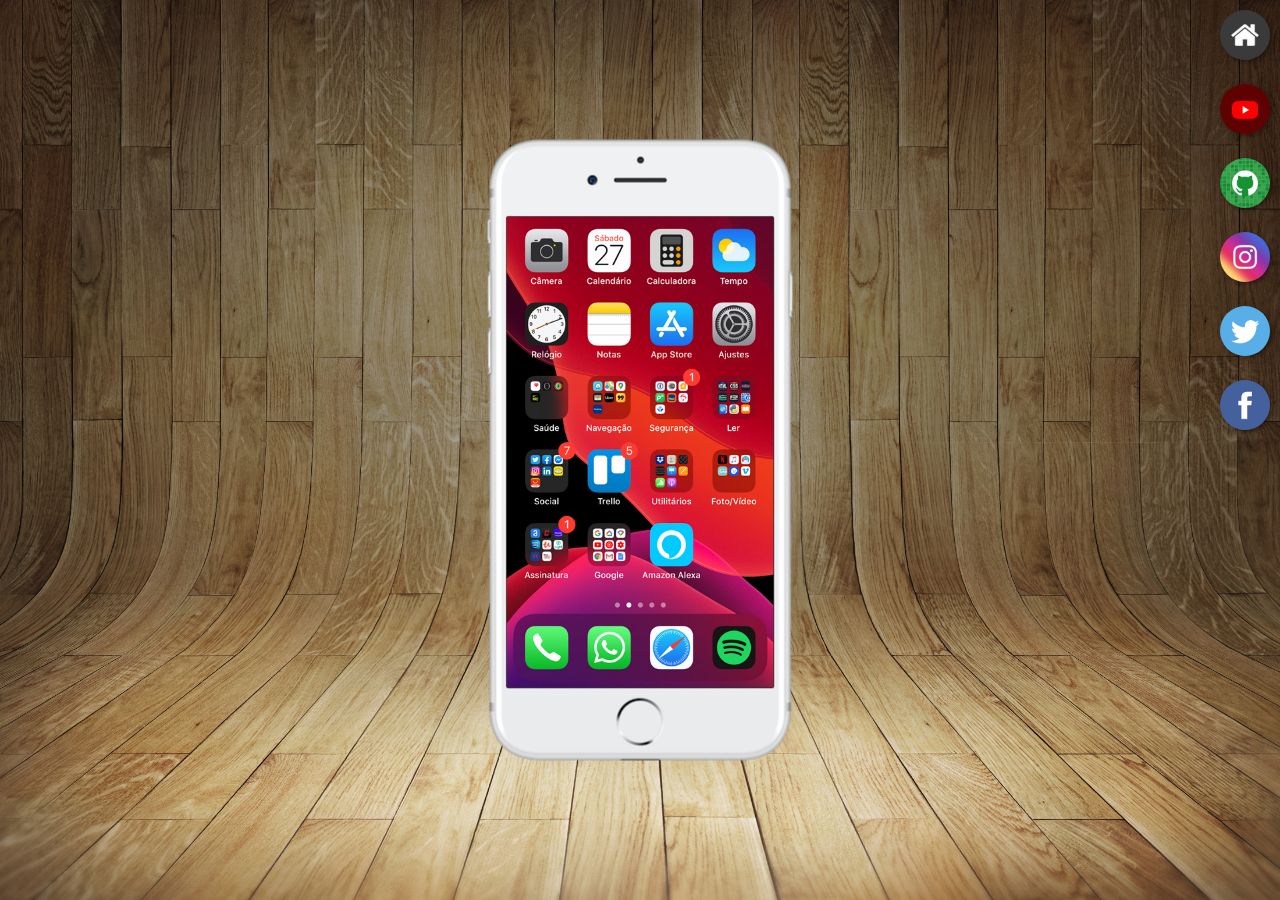
<file: index.html>
<!DOCTYPE html>
<html lang="pt-br">
<head>
    <meta charset="UTF-8">
    <meta name="viewport" content="width=device-width, initial-scale=1.0">
    <link rel="shortcut icon" href="favicon.ico" type="image/x-icon">
    <link rel="stylesheet" href="estilos/style.css">
    <title>Projeto Redes Sociais</title>
</head>
<body>
        <main>
            <section id="telefone"> 
                <iframe src="home.html" name="tela" id="tela"  frameborder="0">
                    Seu navegador não é compatível.
                </iframe>
            </section>

            <section id="redes-sociais">

                <a href="home.html" target="tela"> <img src="imagens/logo-home.jpg" alt=""></a><br>

                <a href="youtube.html" target="tela"><img src="imagens/logo-youtube.jpg" alt=""></a><br>

                <a href="github.html" target="tela"><img src="imagens/logo-github.jpg" alt=""></a><br>

                <a href="instagram.html" target="tela"><img src="imagens/logo-instagram.jpg" alt=""></a><br>

                <a href="twitter.html" target="tela"><img src="imagens/logo-twitter.jpg" alt=""></a><br>

                <a href="facebook.html" target="tela"><img src="imagens/logo-facebook.jpg" alt=""></a>
            </section>
        </main>
</body>
</html>
</file>
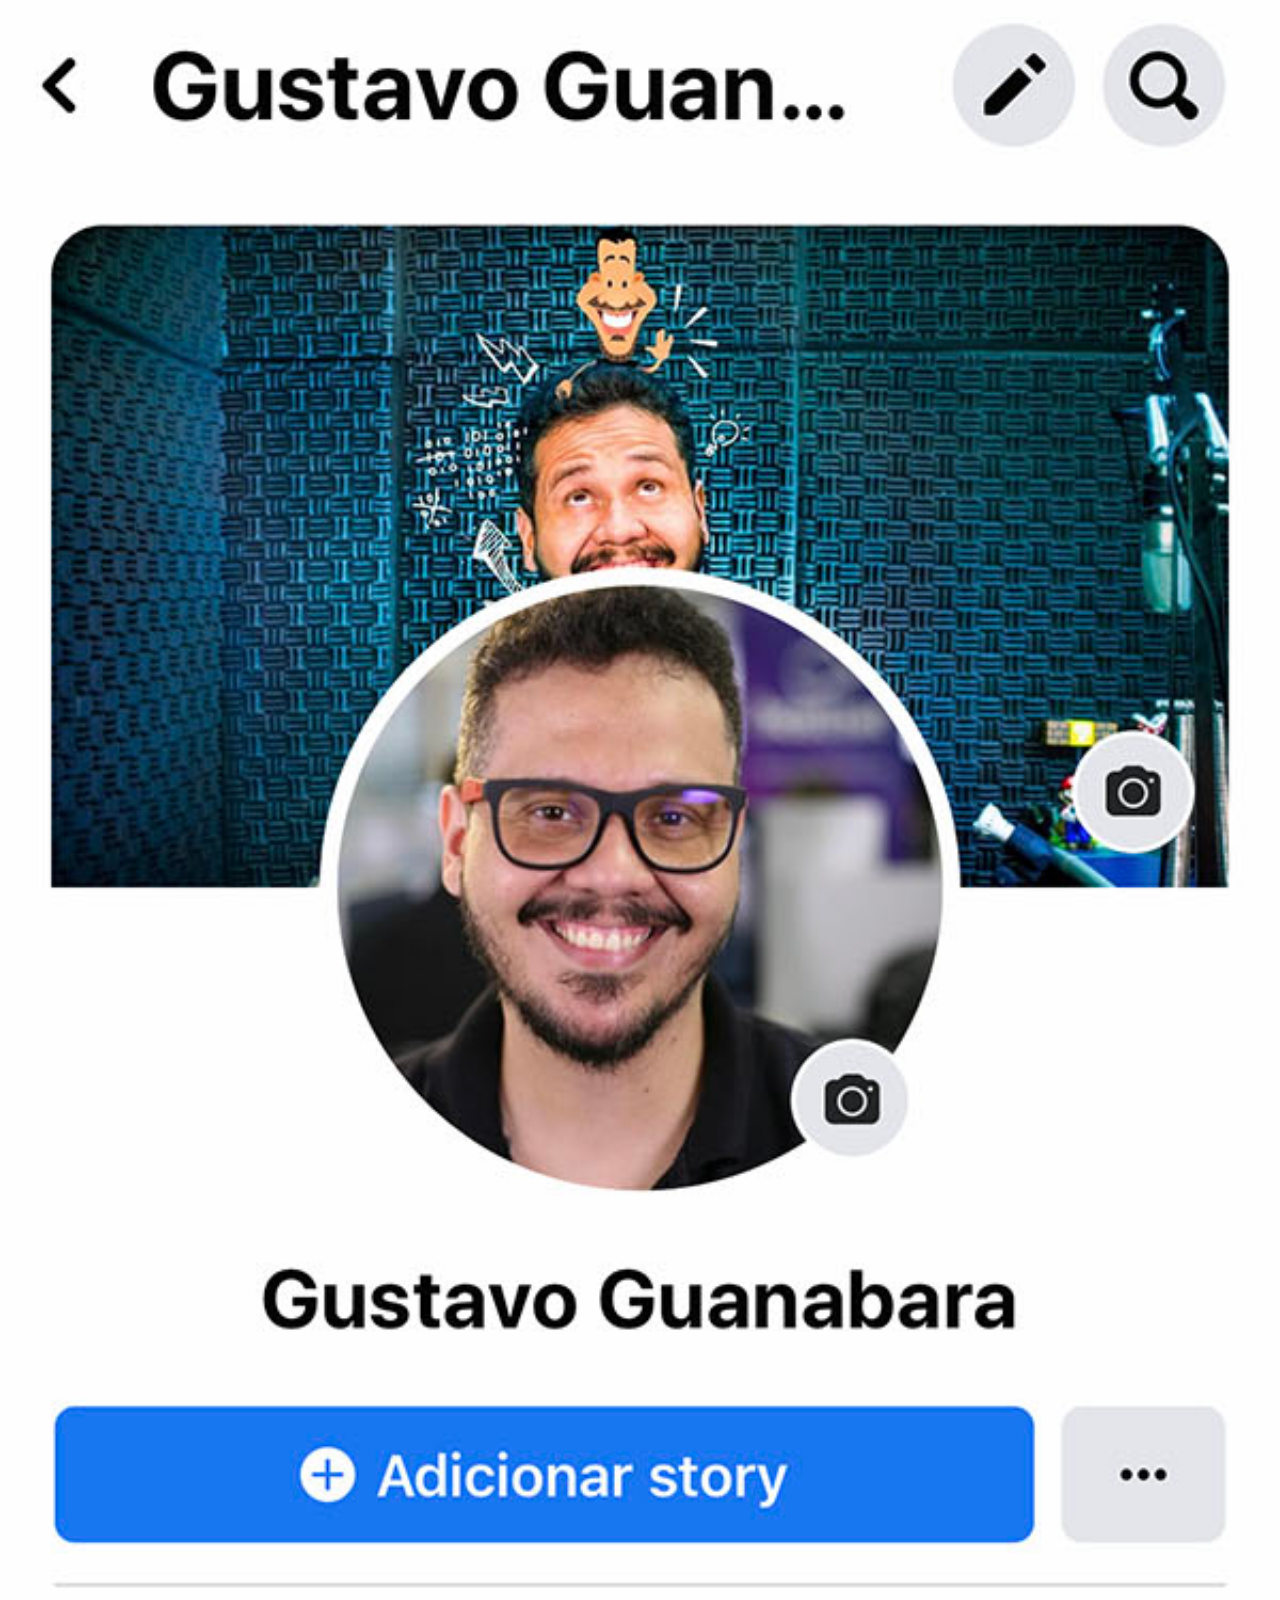
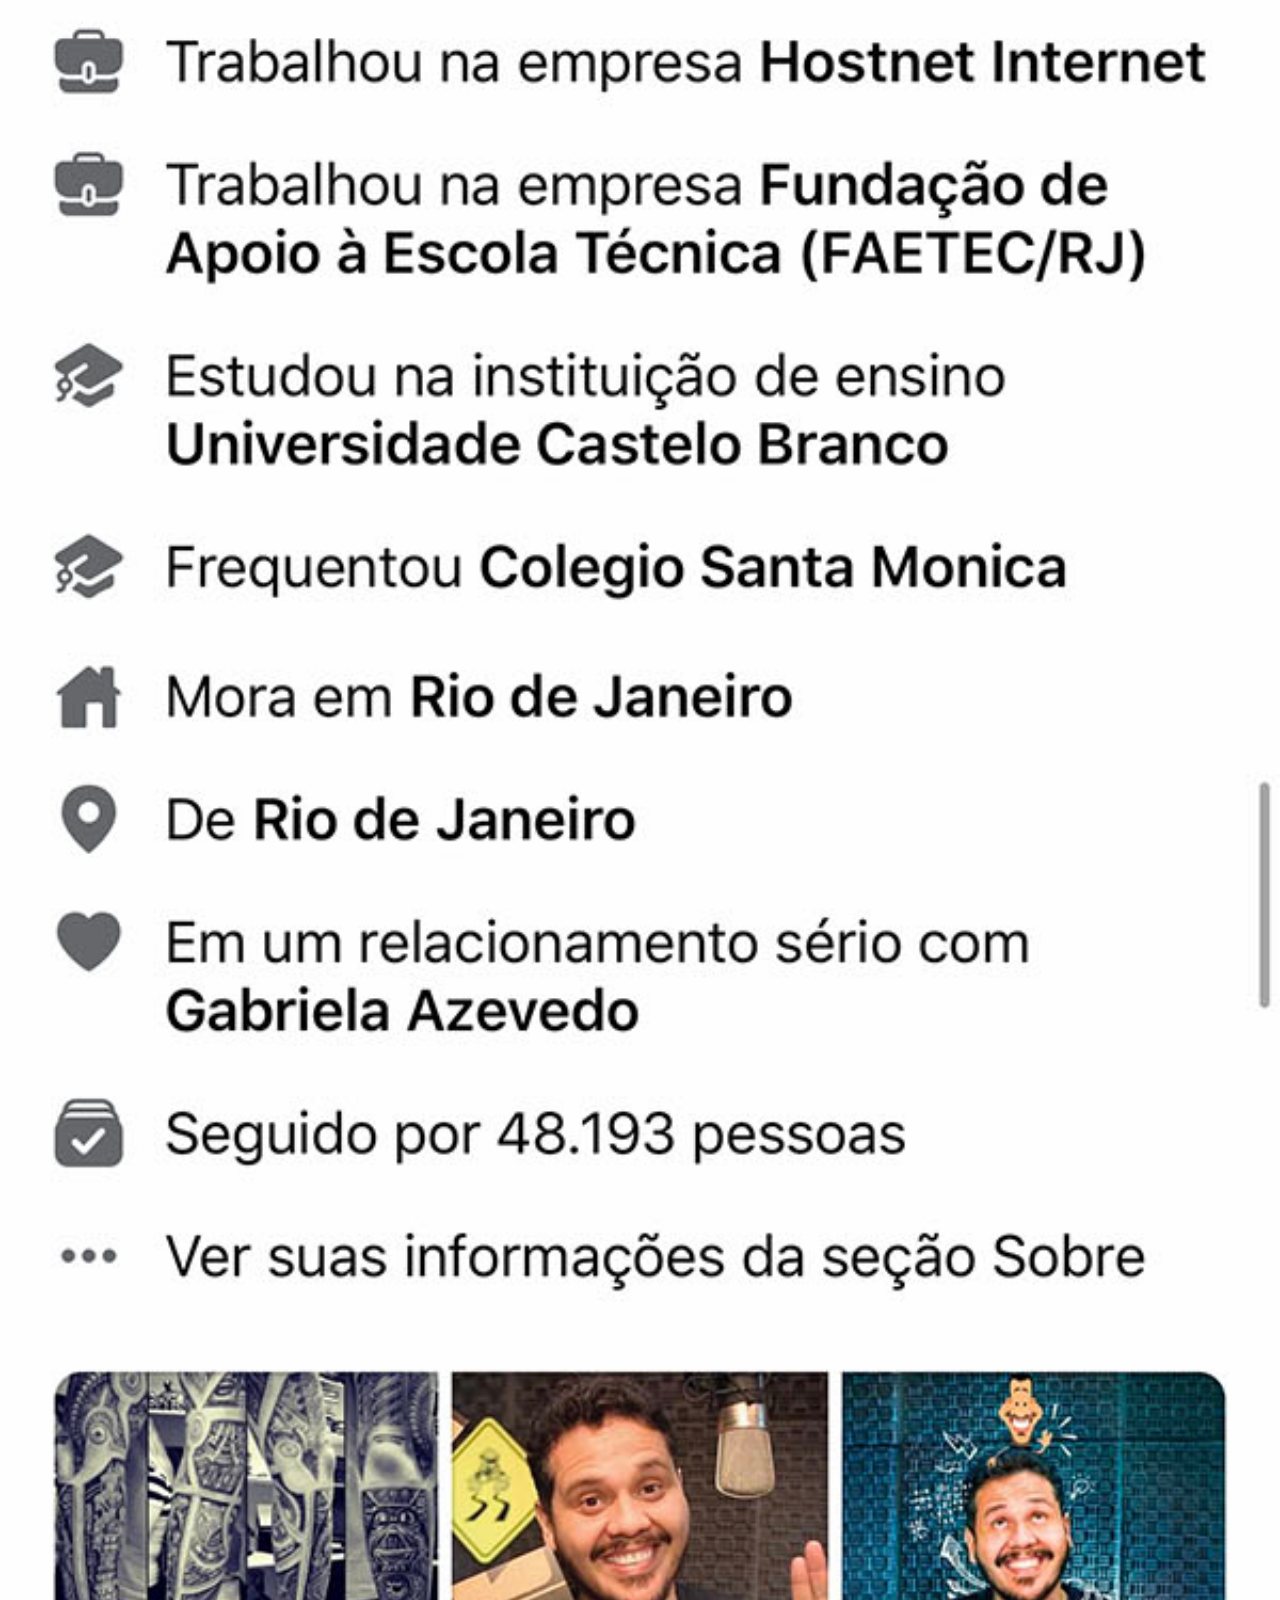
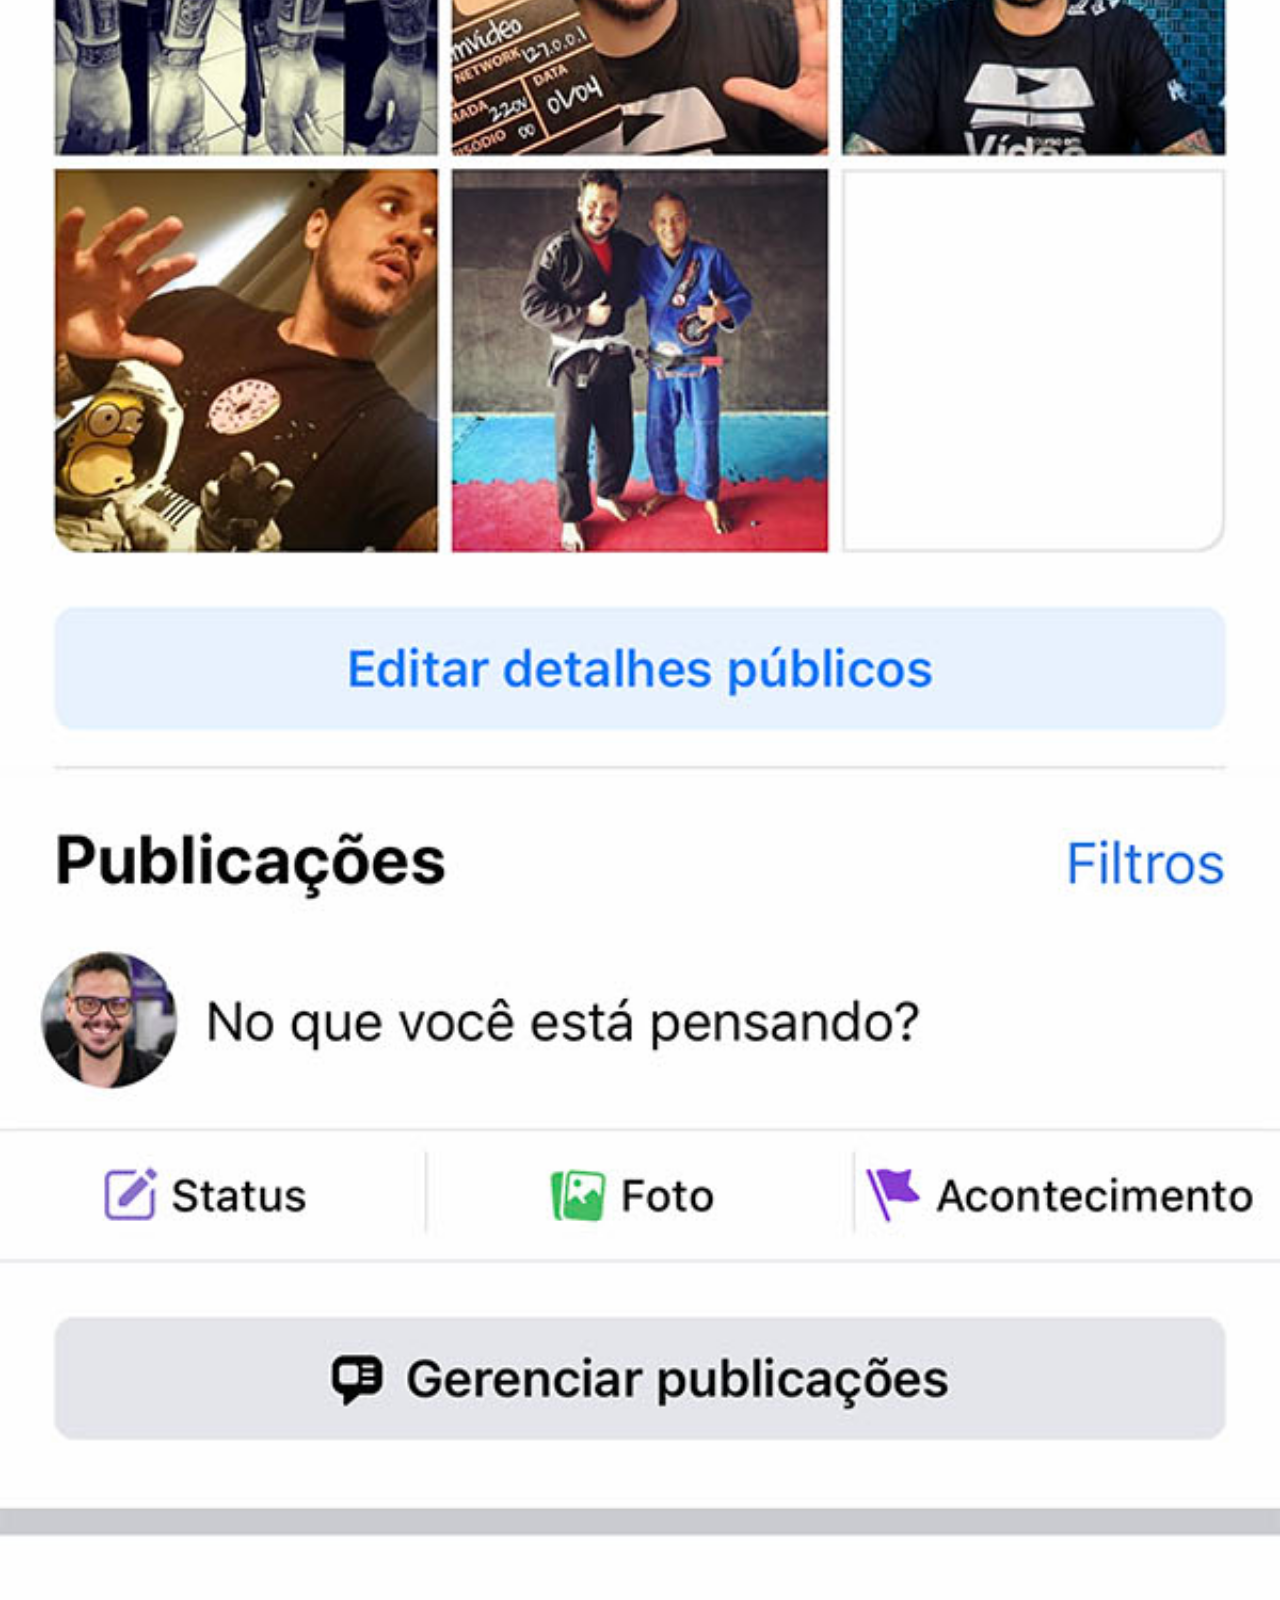
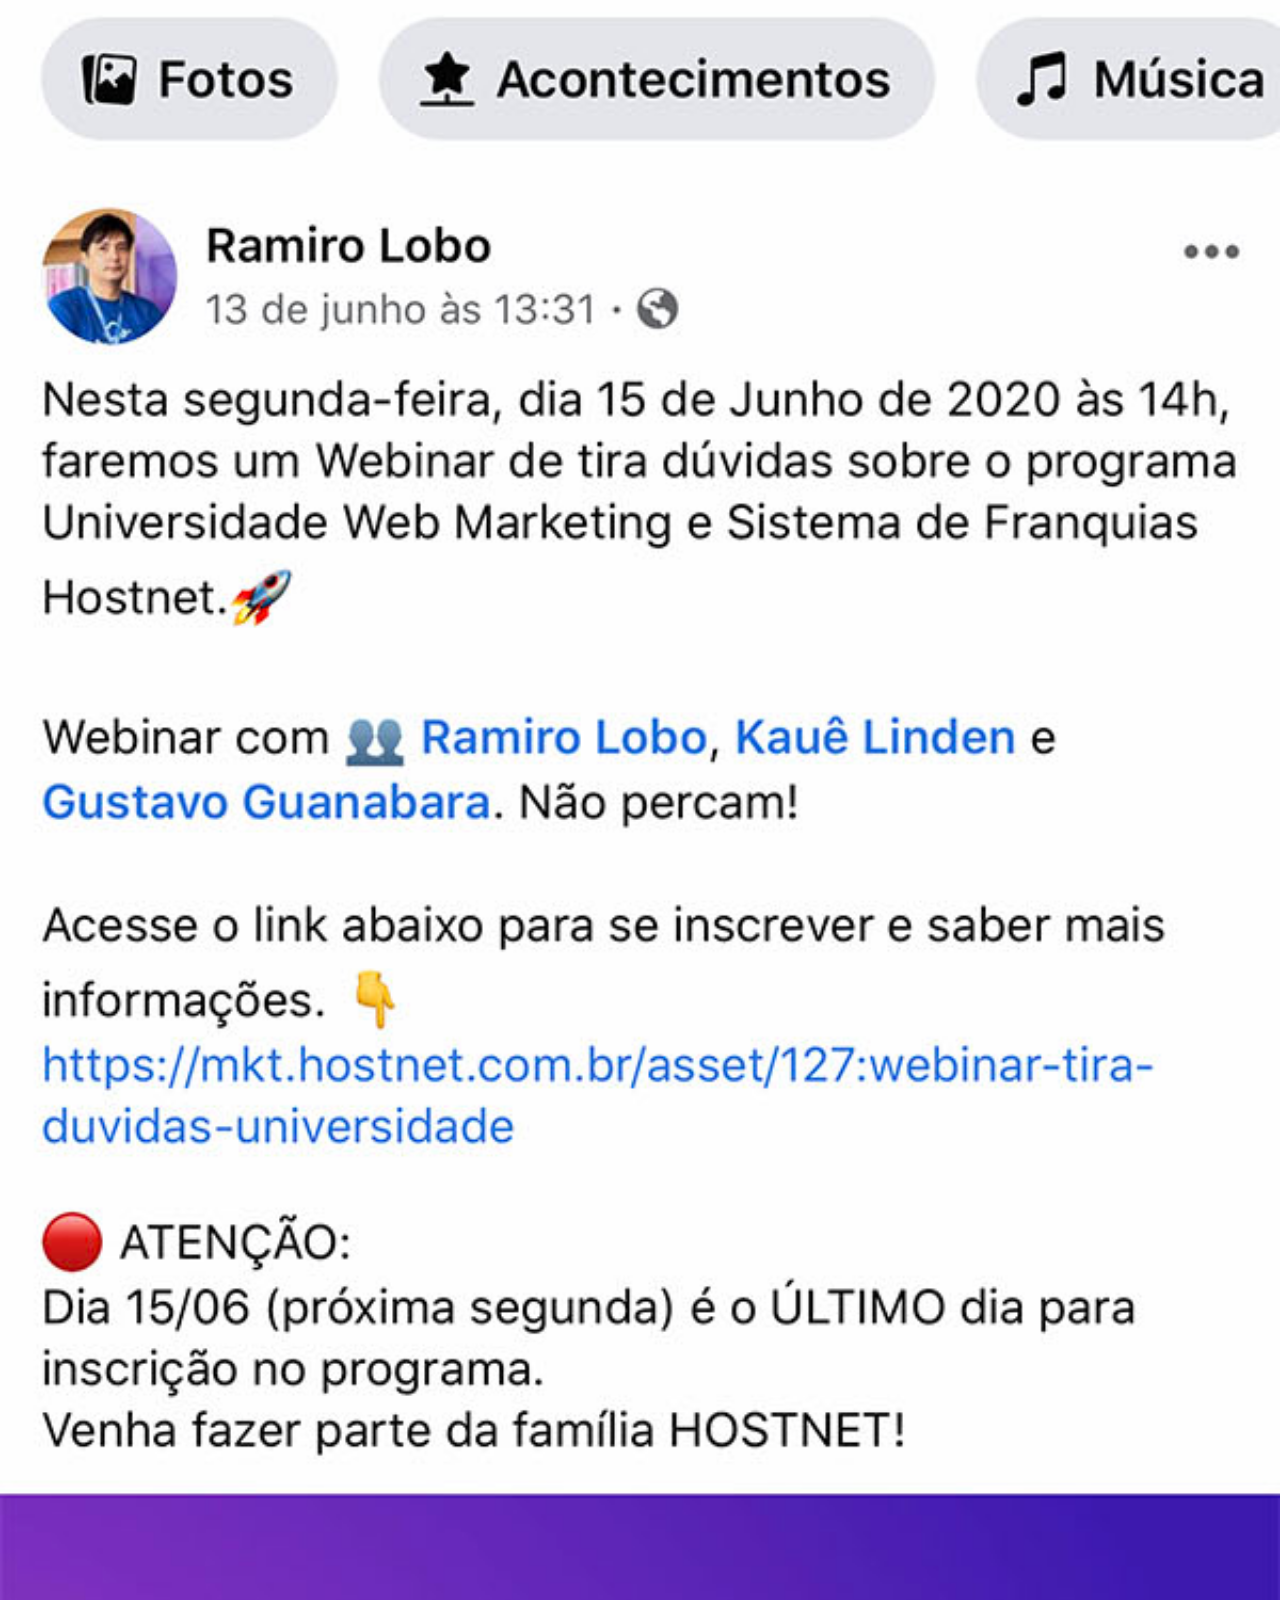
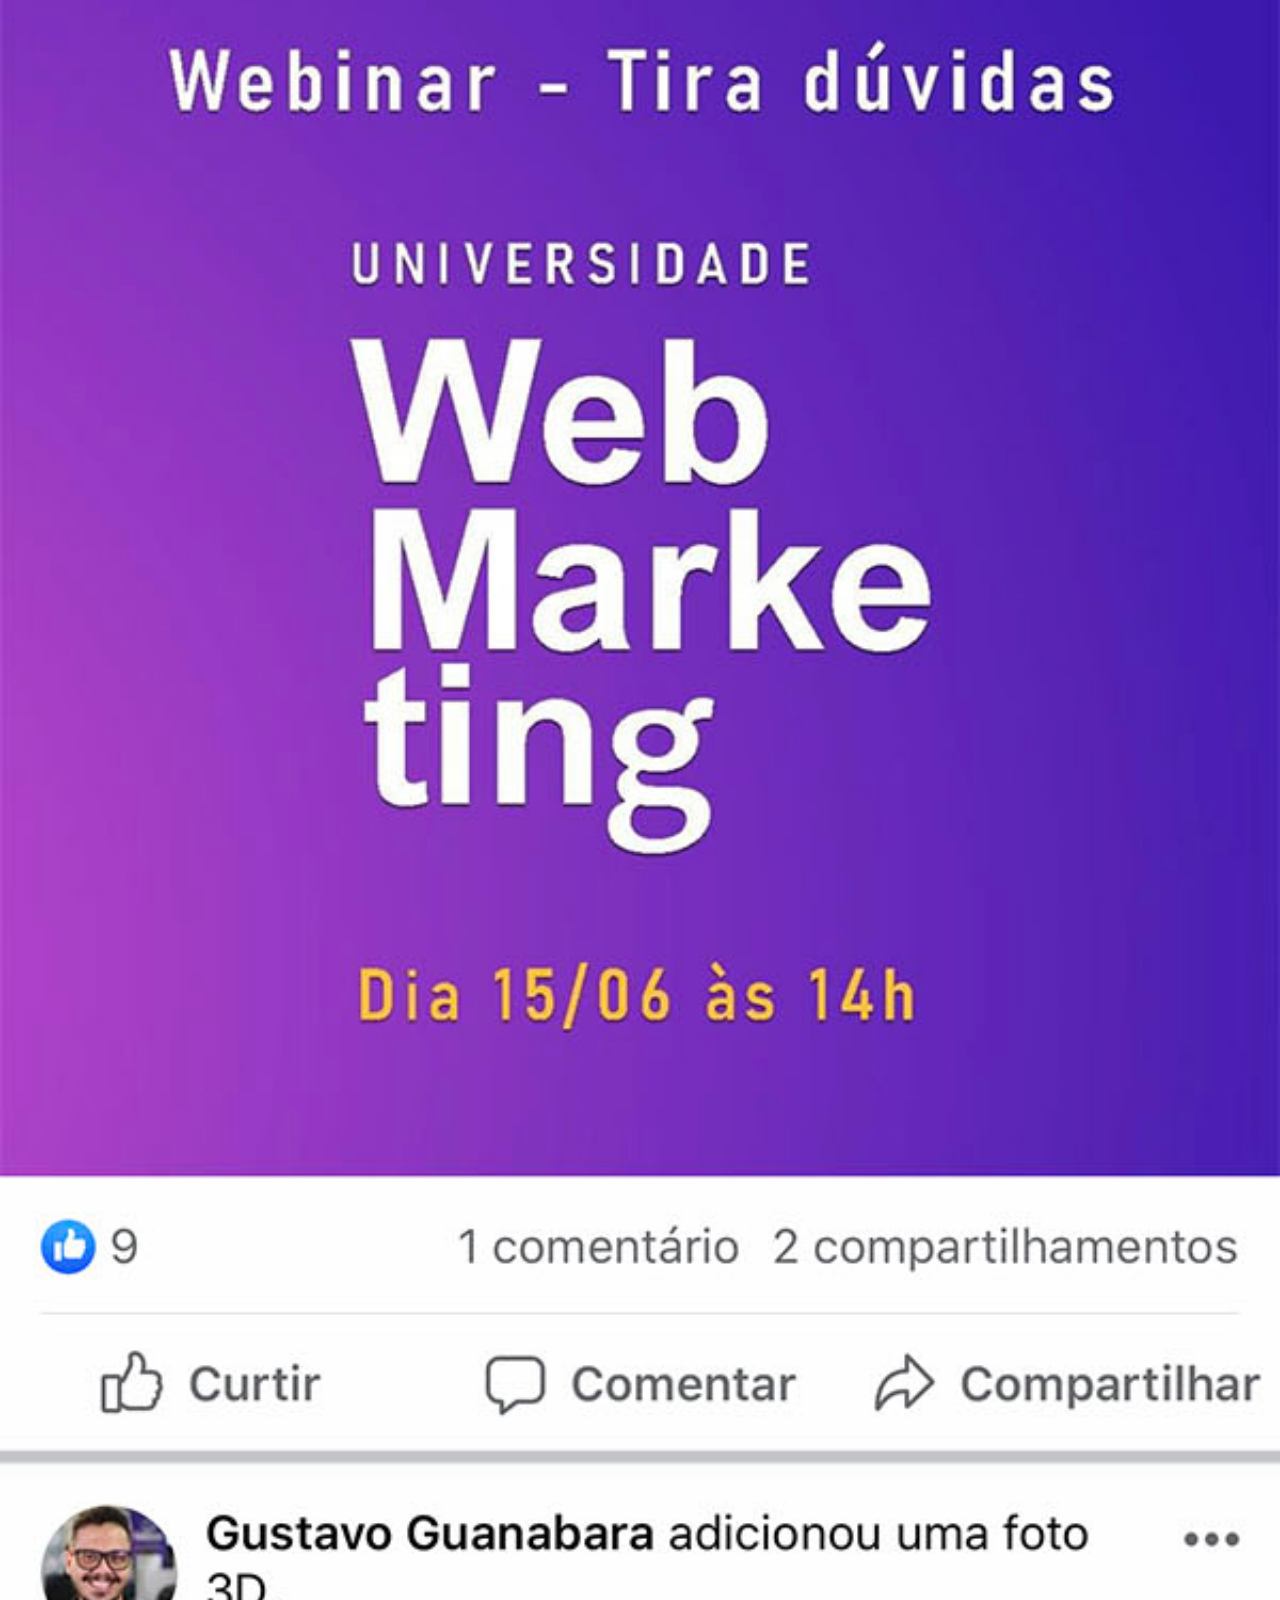
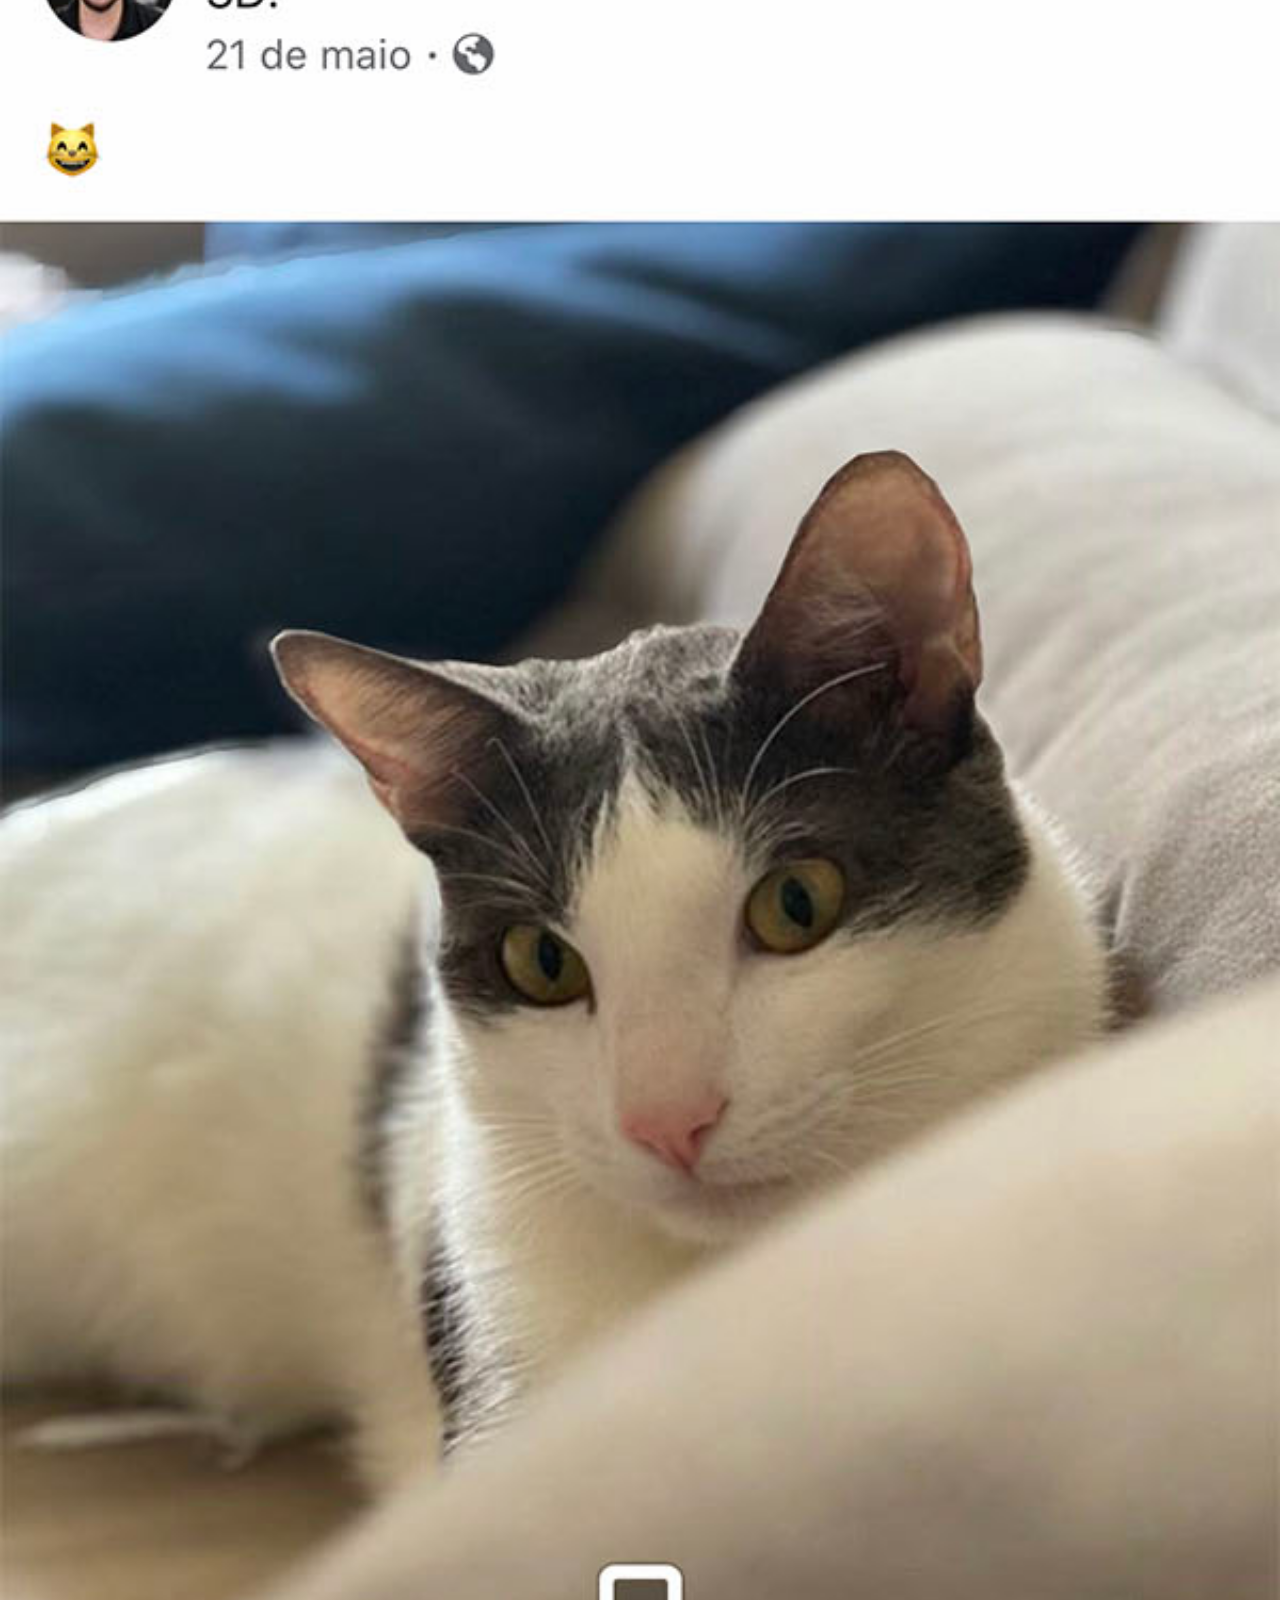
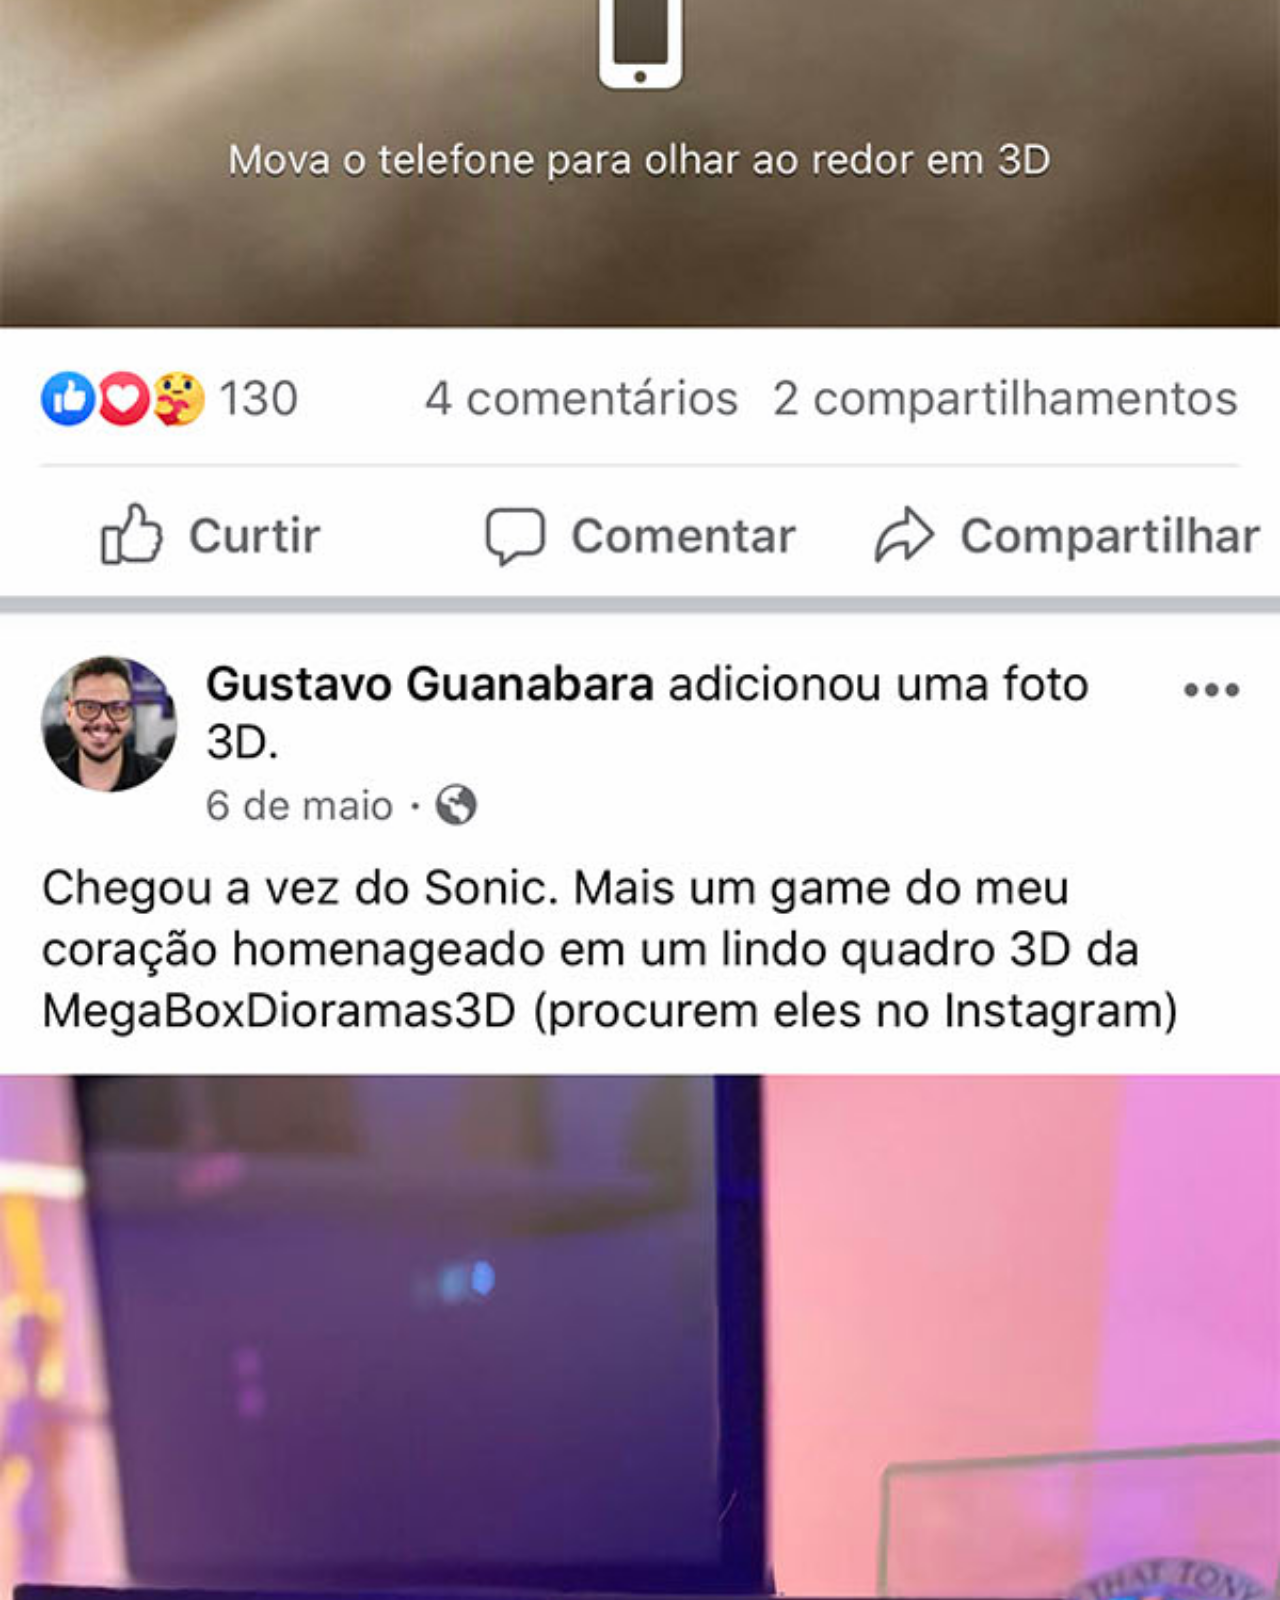
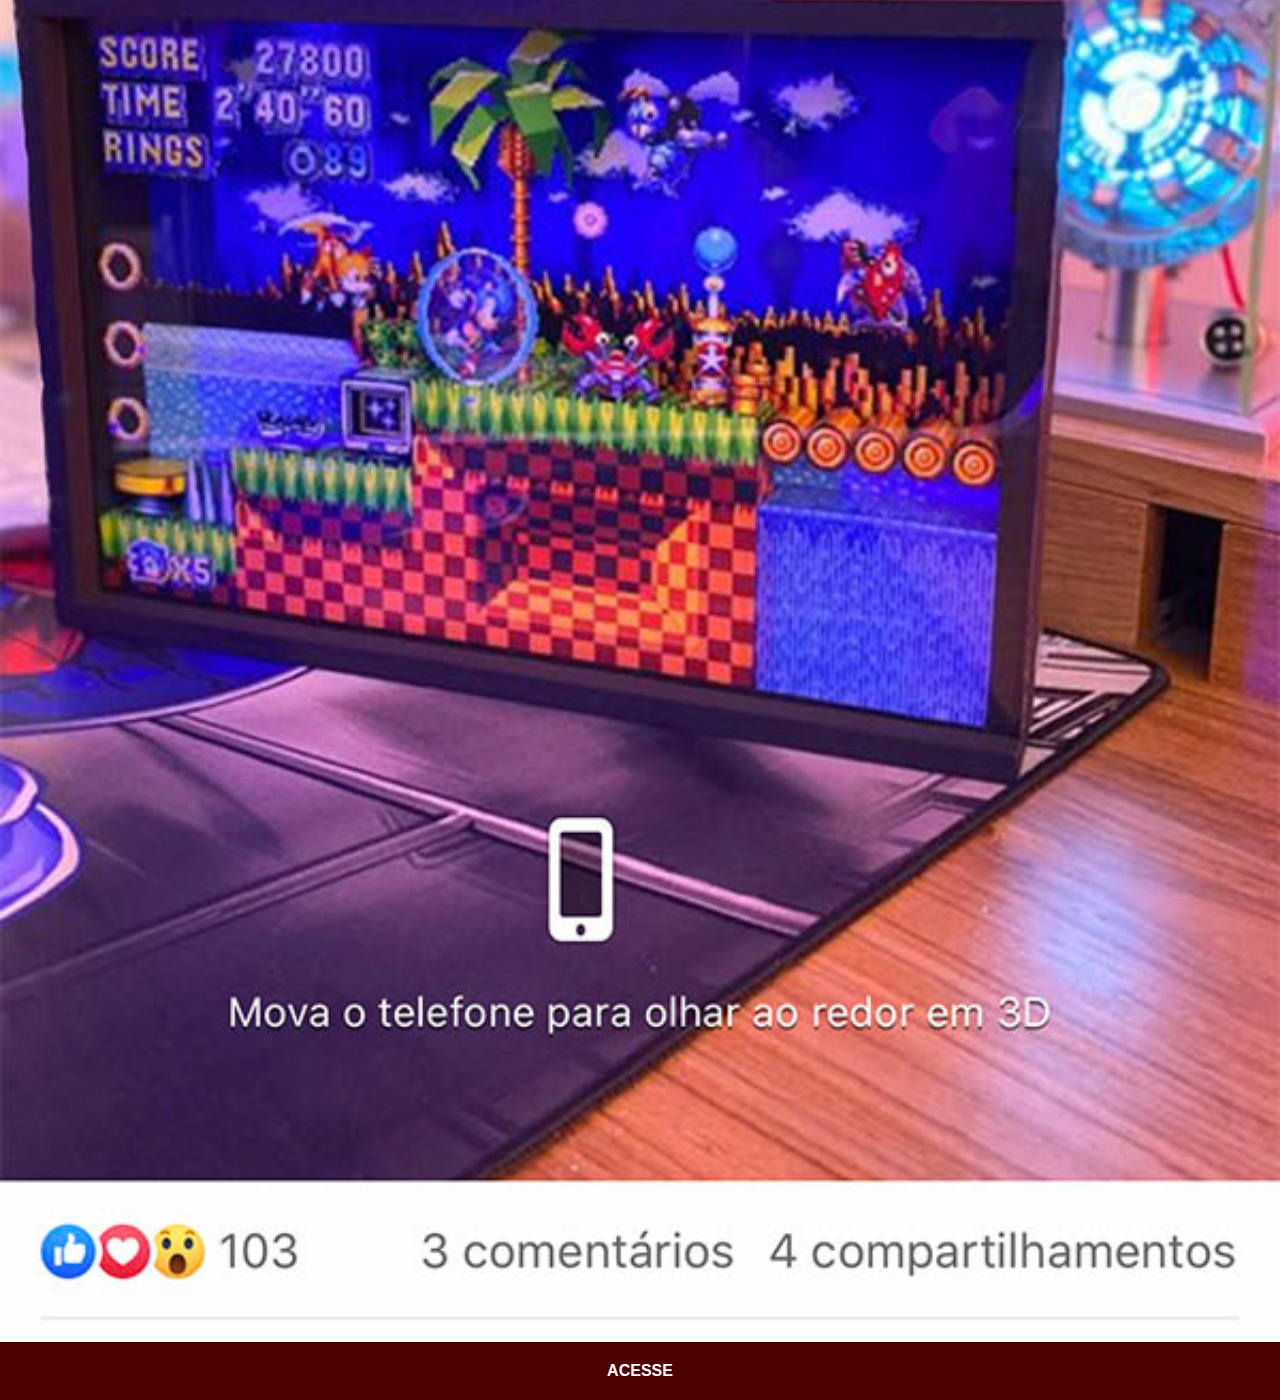
<file: facebook.html>
<!DOCTYPE html>
<html lang="pt-br">
<head>
    <meta charset="UTF-8">
    <meta name="viewport" content="width=device-width, initial-scale=1.0">
    <link rel="stylesheet" href="estilos/social.css">
    <title>Facebook</title>
    
</head>
<body>
    <img src="imagens/tela-facebook.jpg" alt="Facebook">
    <a href="https://www.facebook.com/gustavoguanabara">ACESSE</a>
</body>
</html>
</file>
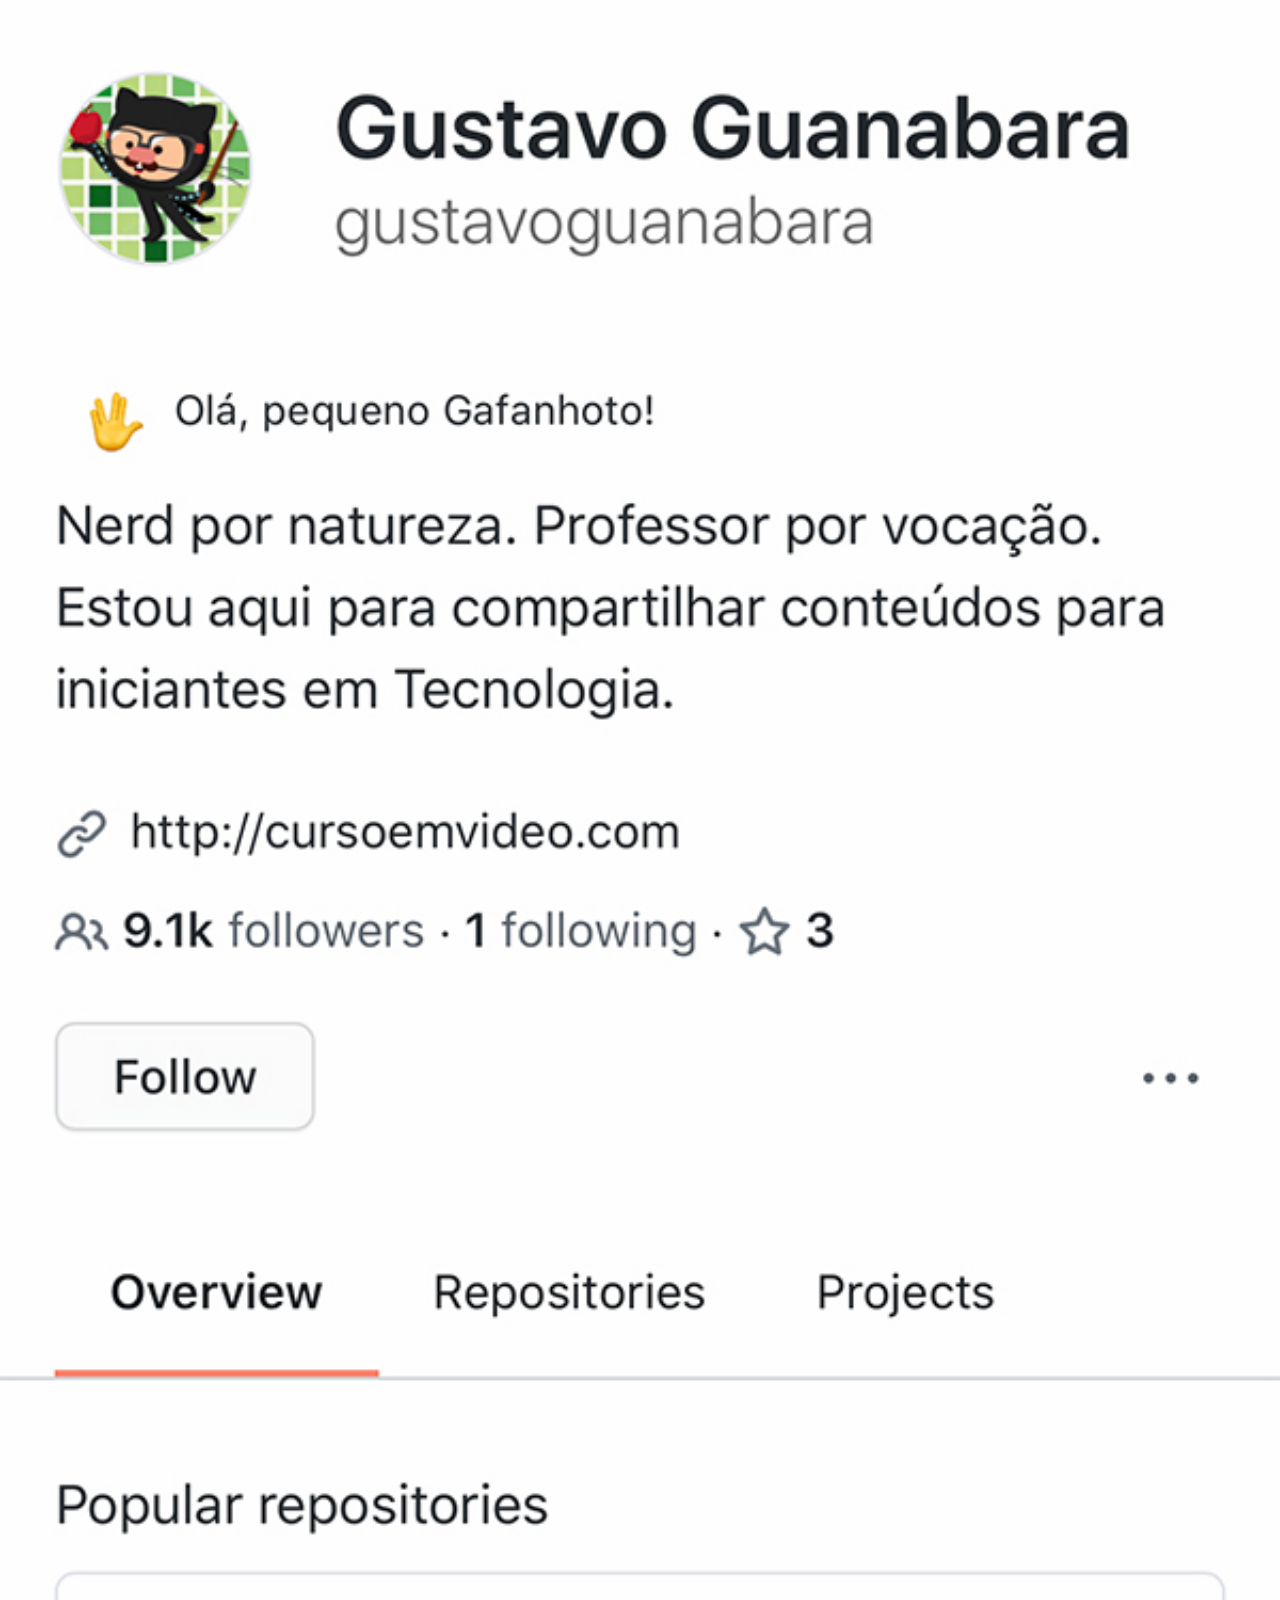
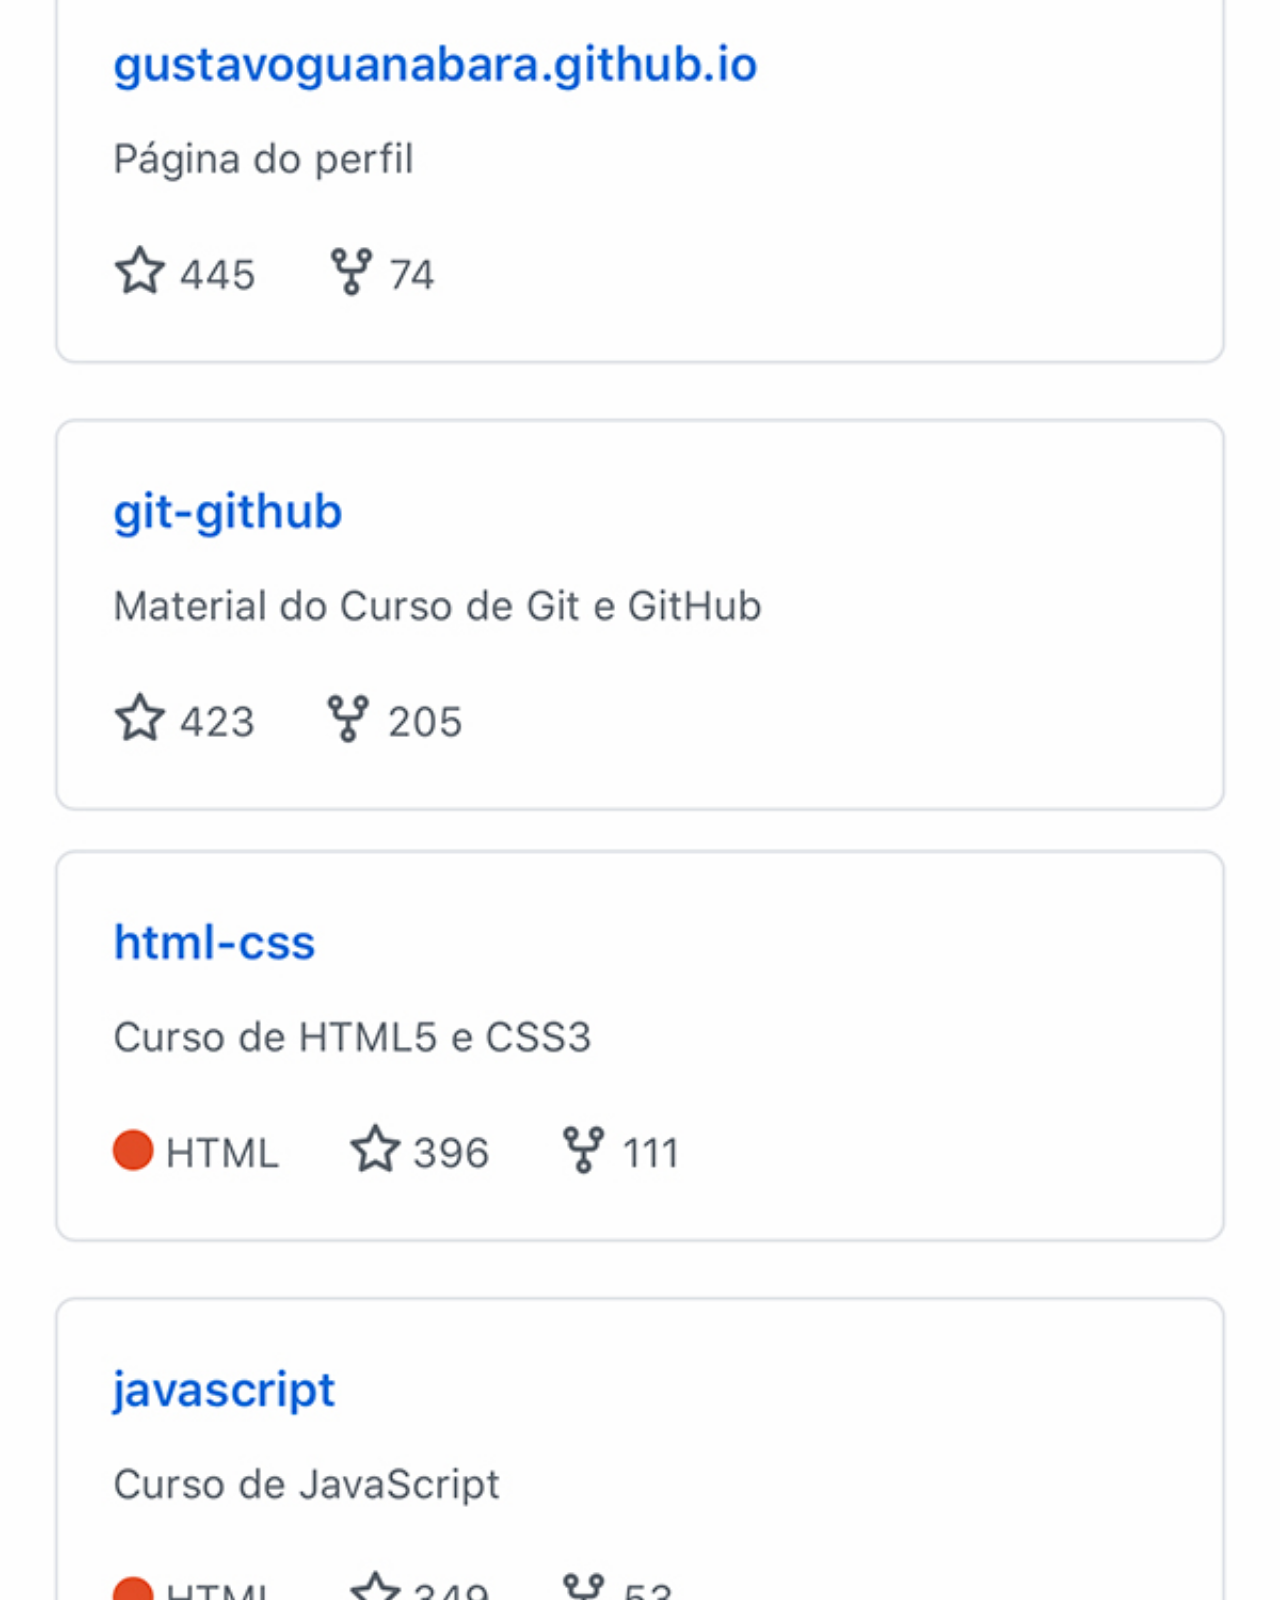
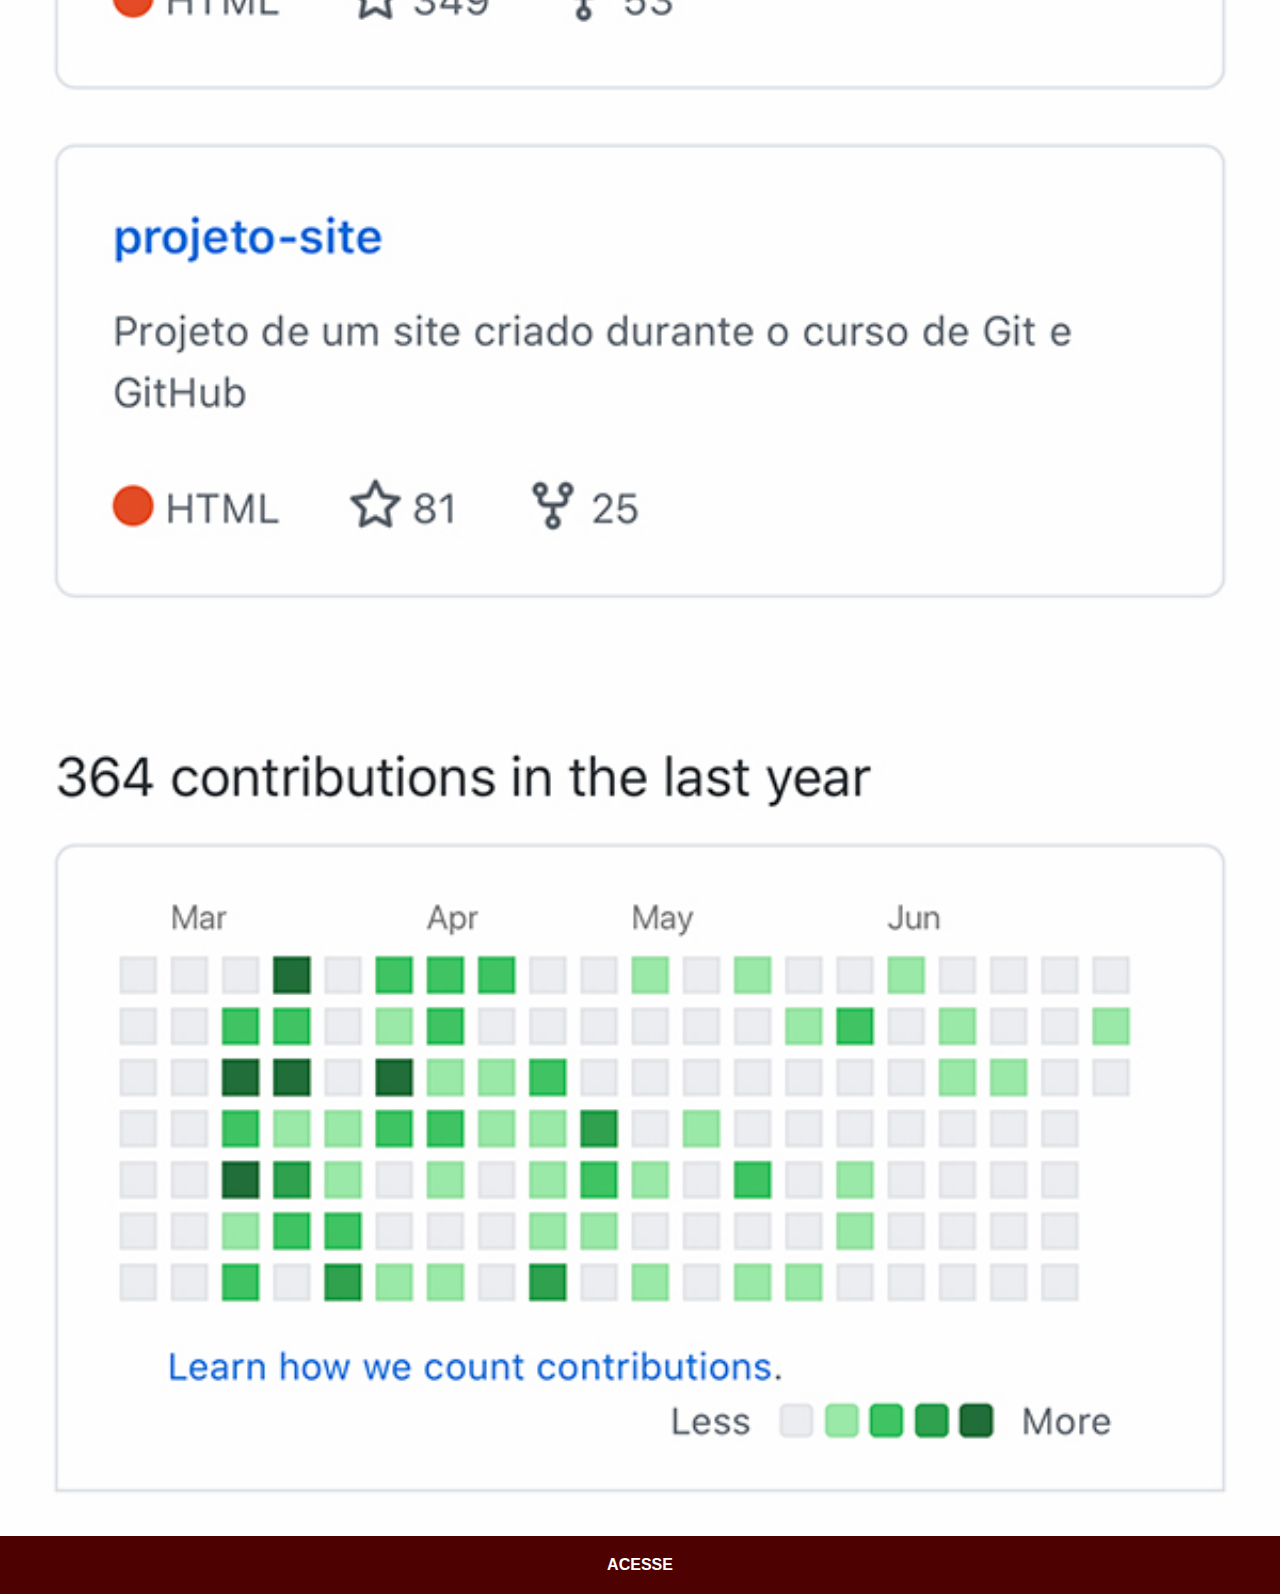
<file: github.html>
<!DOCTYPE html>
<html lang="pt-br">
<head>
    <meta charset="UTF-8">
    <meta name="viewport" content="width=device-width, initial-scale=1.0">
    <title>GitHub</title>
    <link rel="stylesheet" href="estilos/social.css">
</head>
<body>
    <img src="imagens/tela-github.jpg" alt="GitHub">
    <a href="https://github.com/gustavoguanabara/" target="_blank">ACESSE</a>
</body>
</html>
</file>
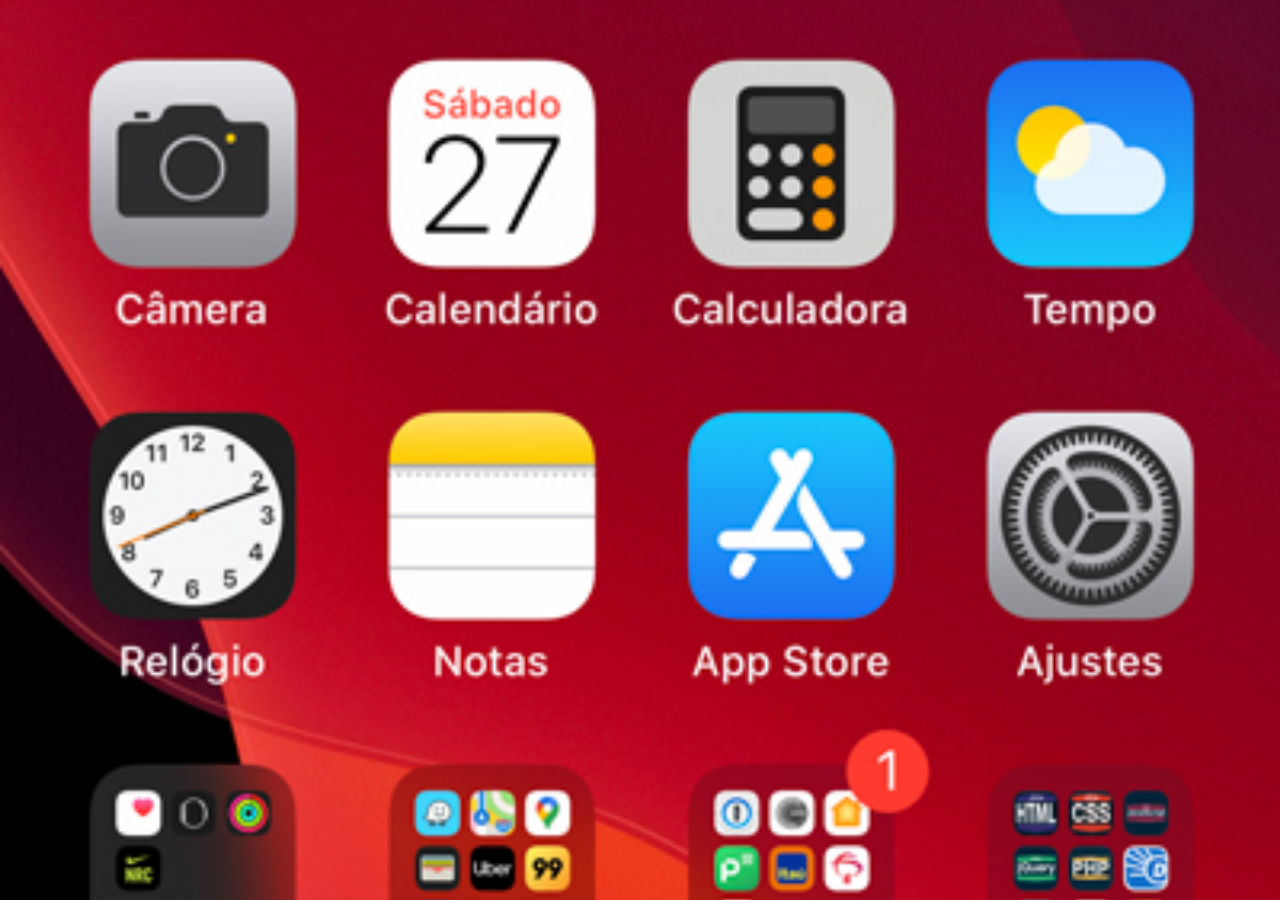
<file: home.html>
<!DOCTYPE html>
<html lang="pt-br">
<head>
    <meta charset="UTF-8">
    <meta name="viewport" content="width=device-width, initial-scale=1.0">
    <title>Home</title>

    <style>
        *{
            margin: 0px;
            padding: 0px;
        }

        body{
            width: 100vw;
            height: 100vh;
            background: black url('/imagens/tela-home.jpg') no-repeat top center;
            background-size: cover;
        }
    </style>
</head>
<body>
    
</body>
</html>
</file>
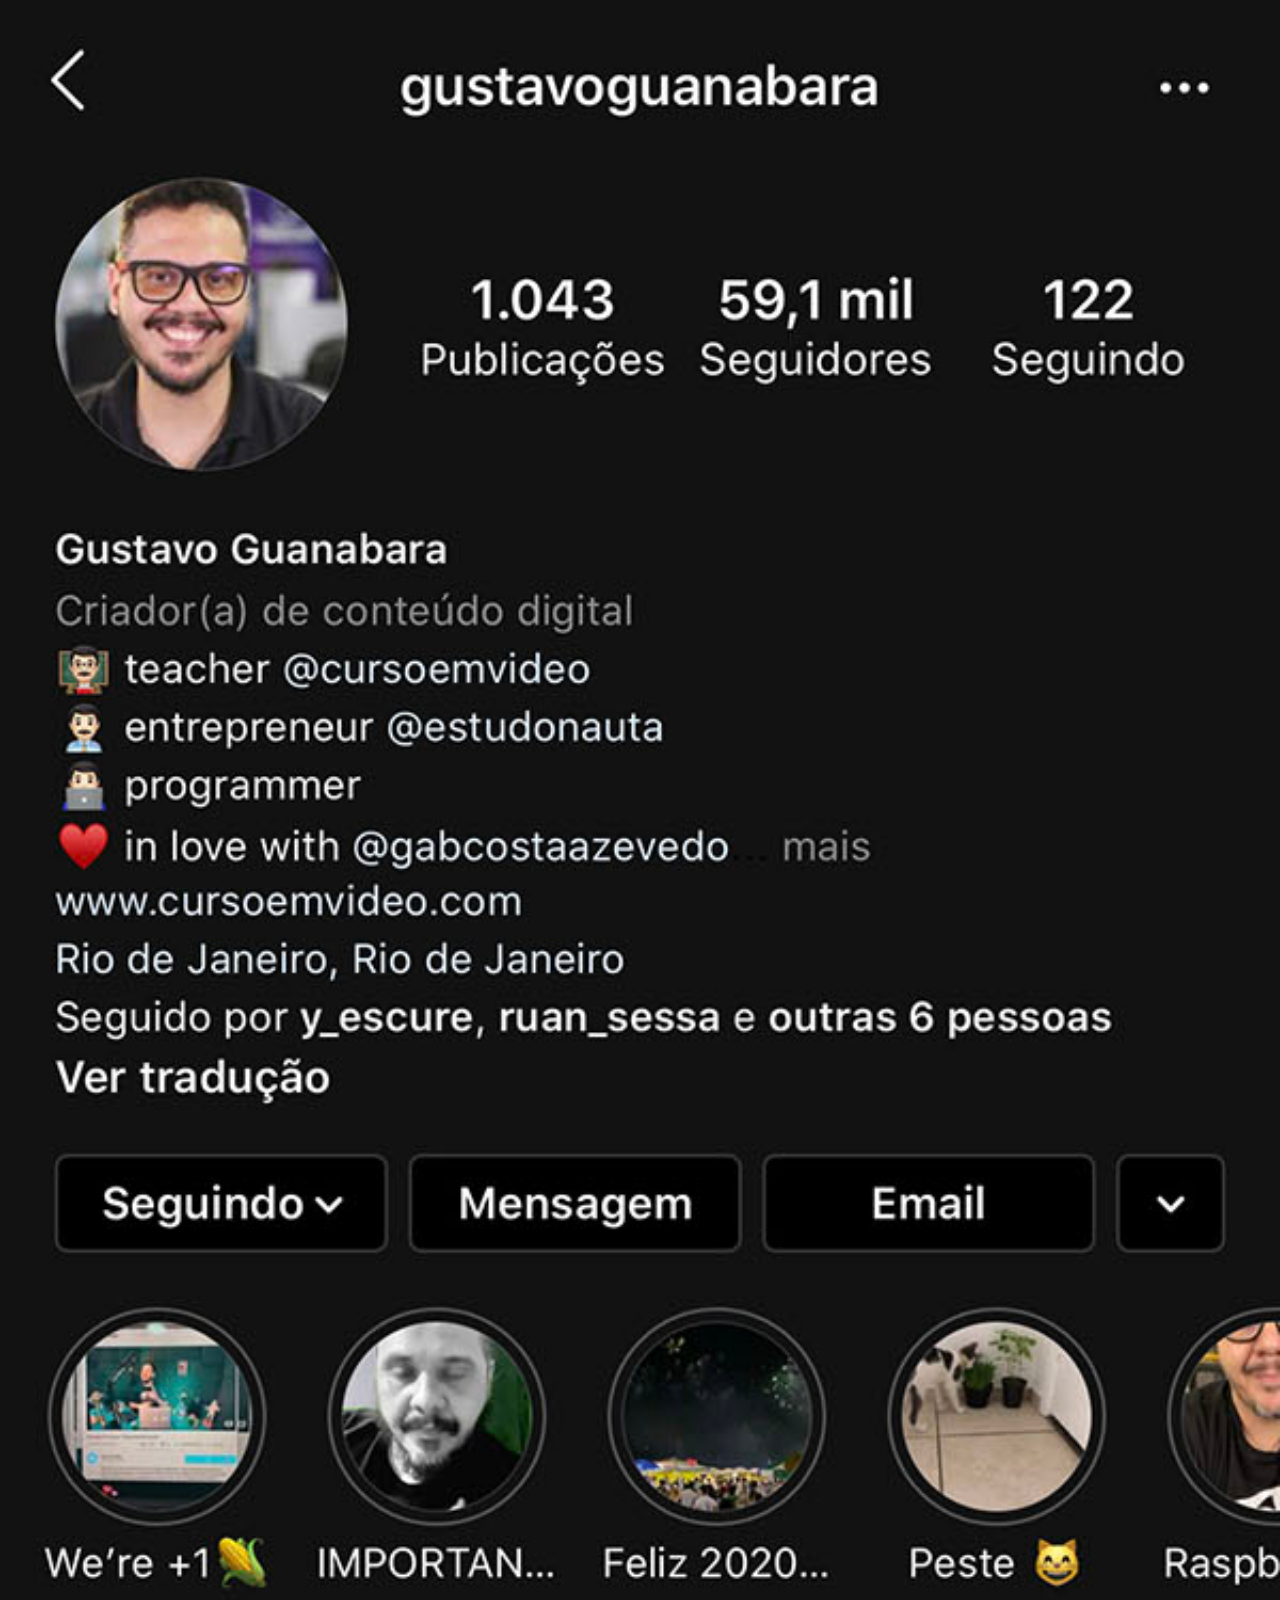
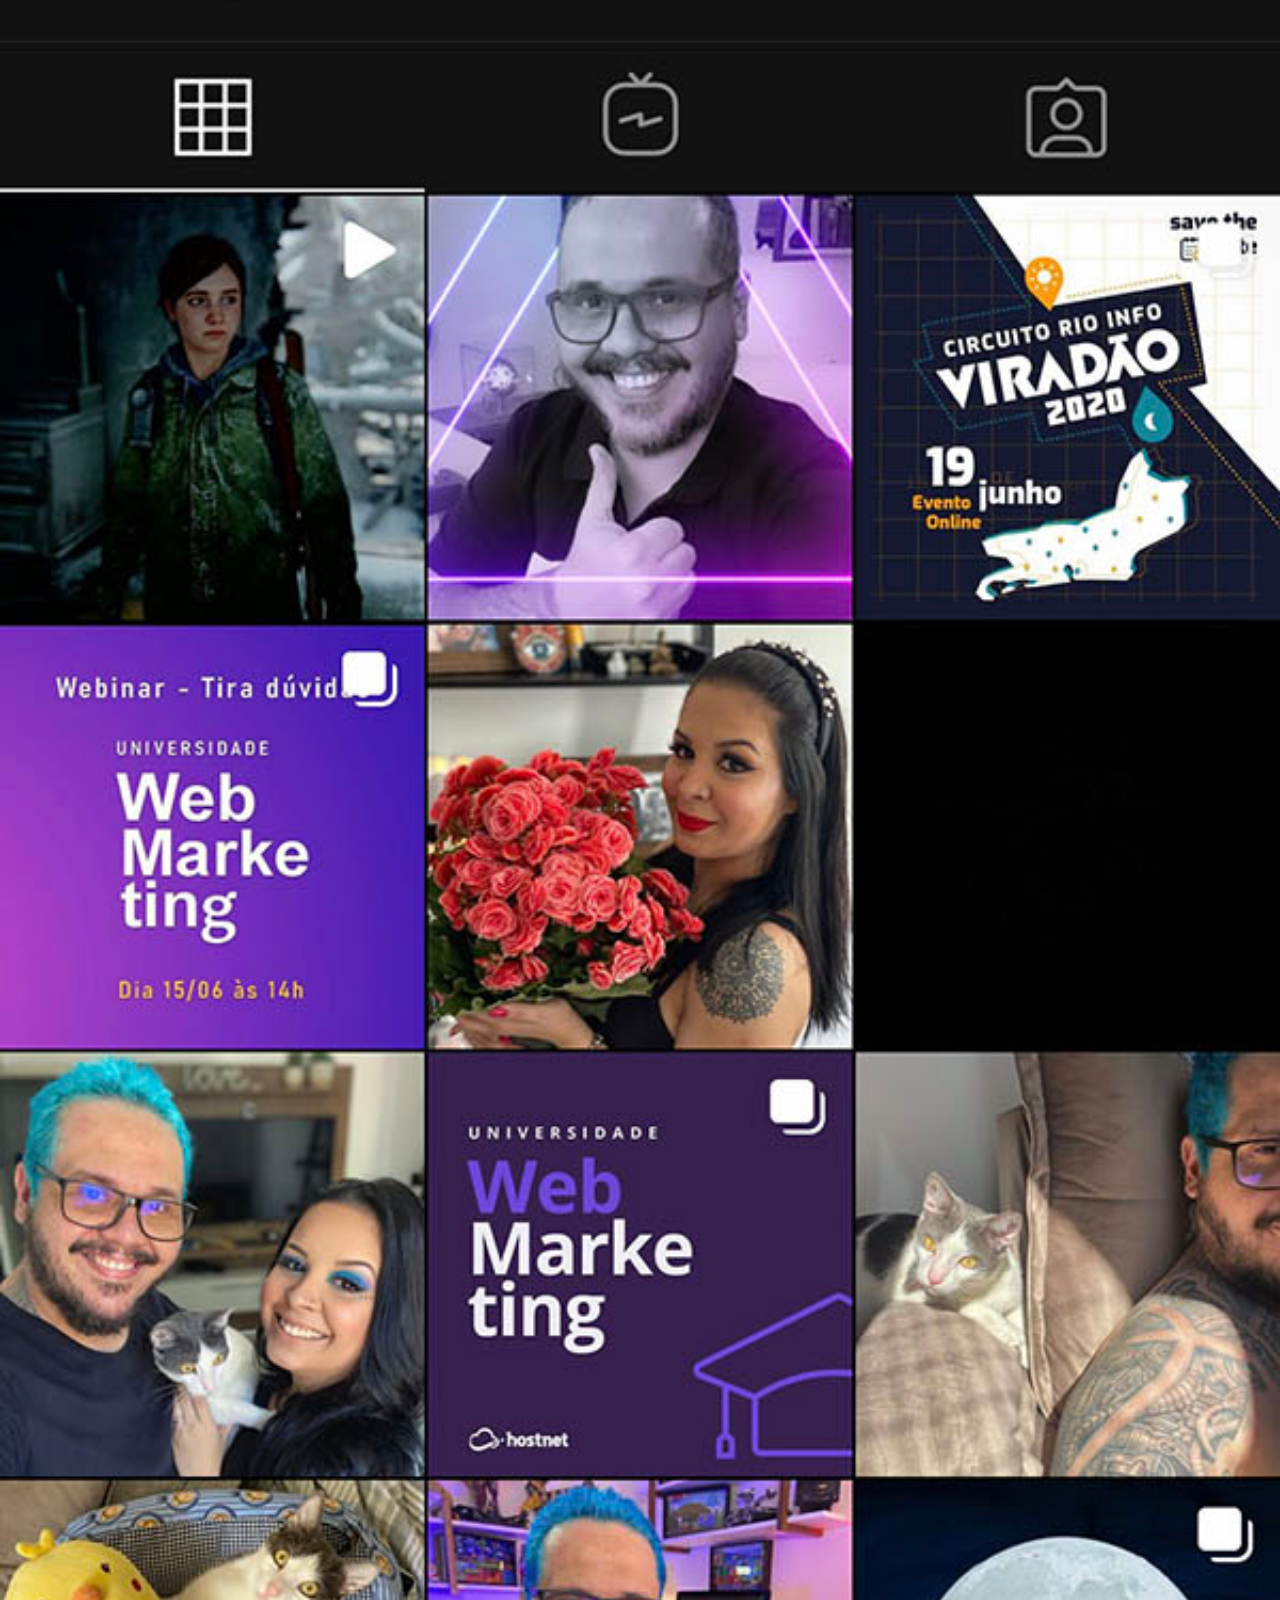
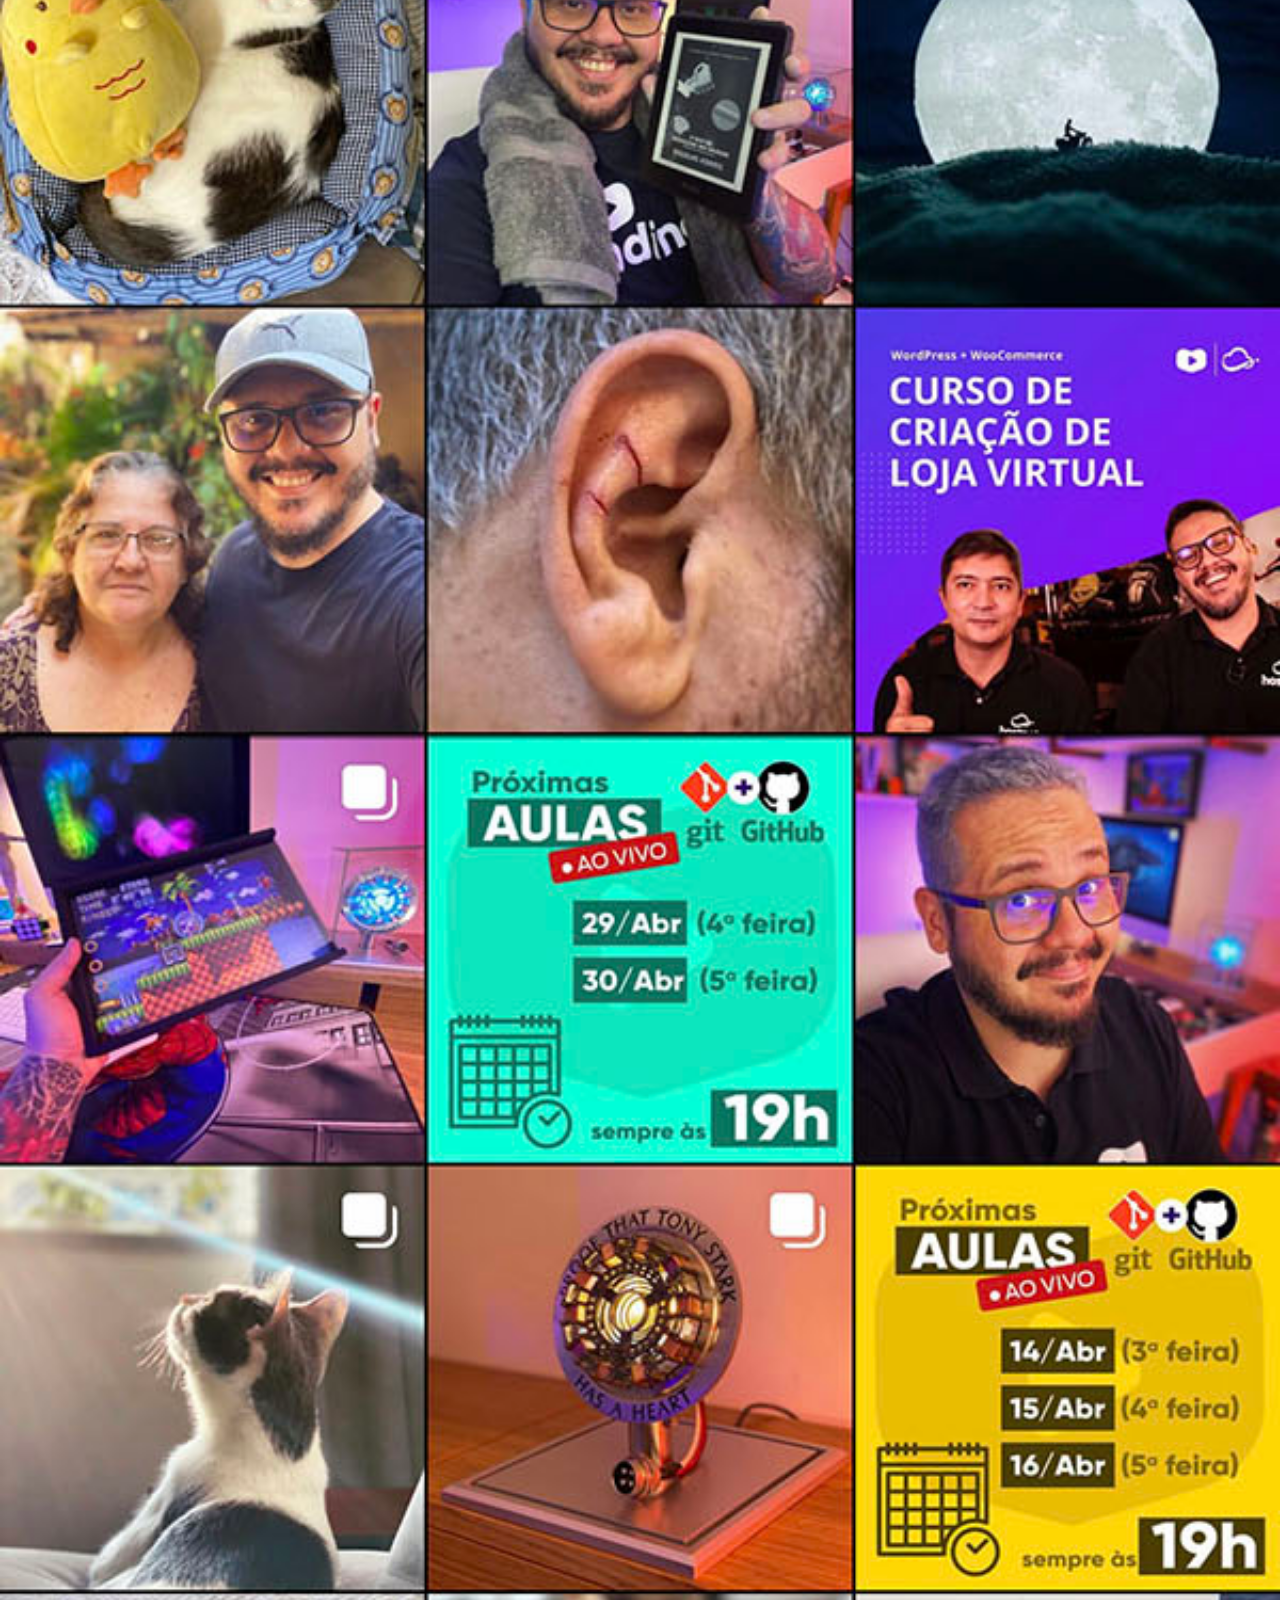
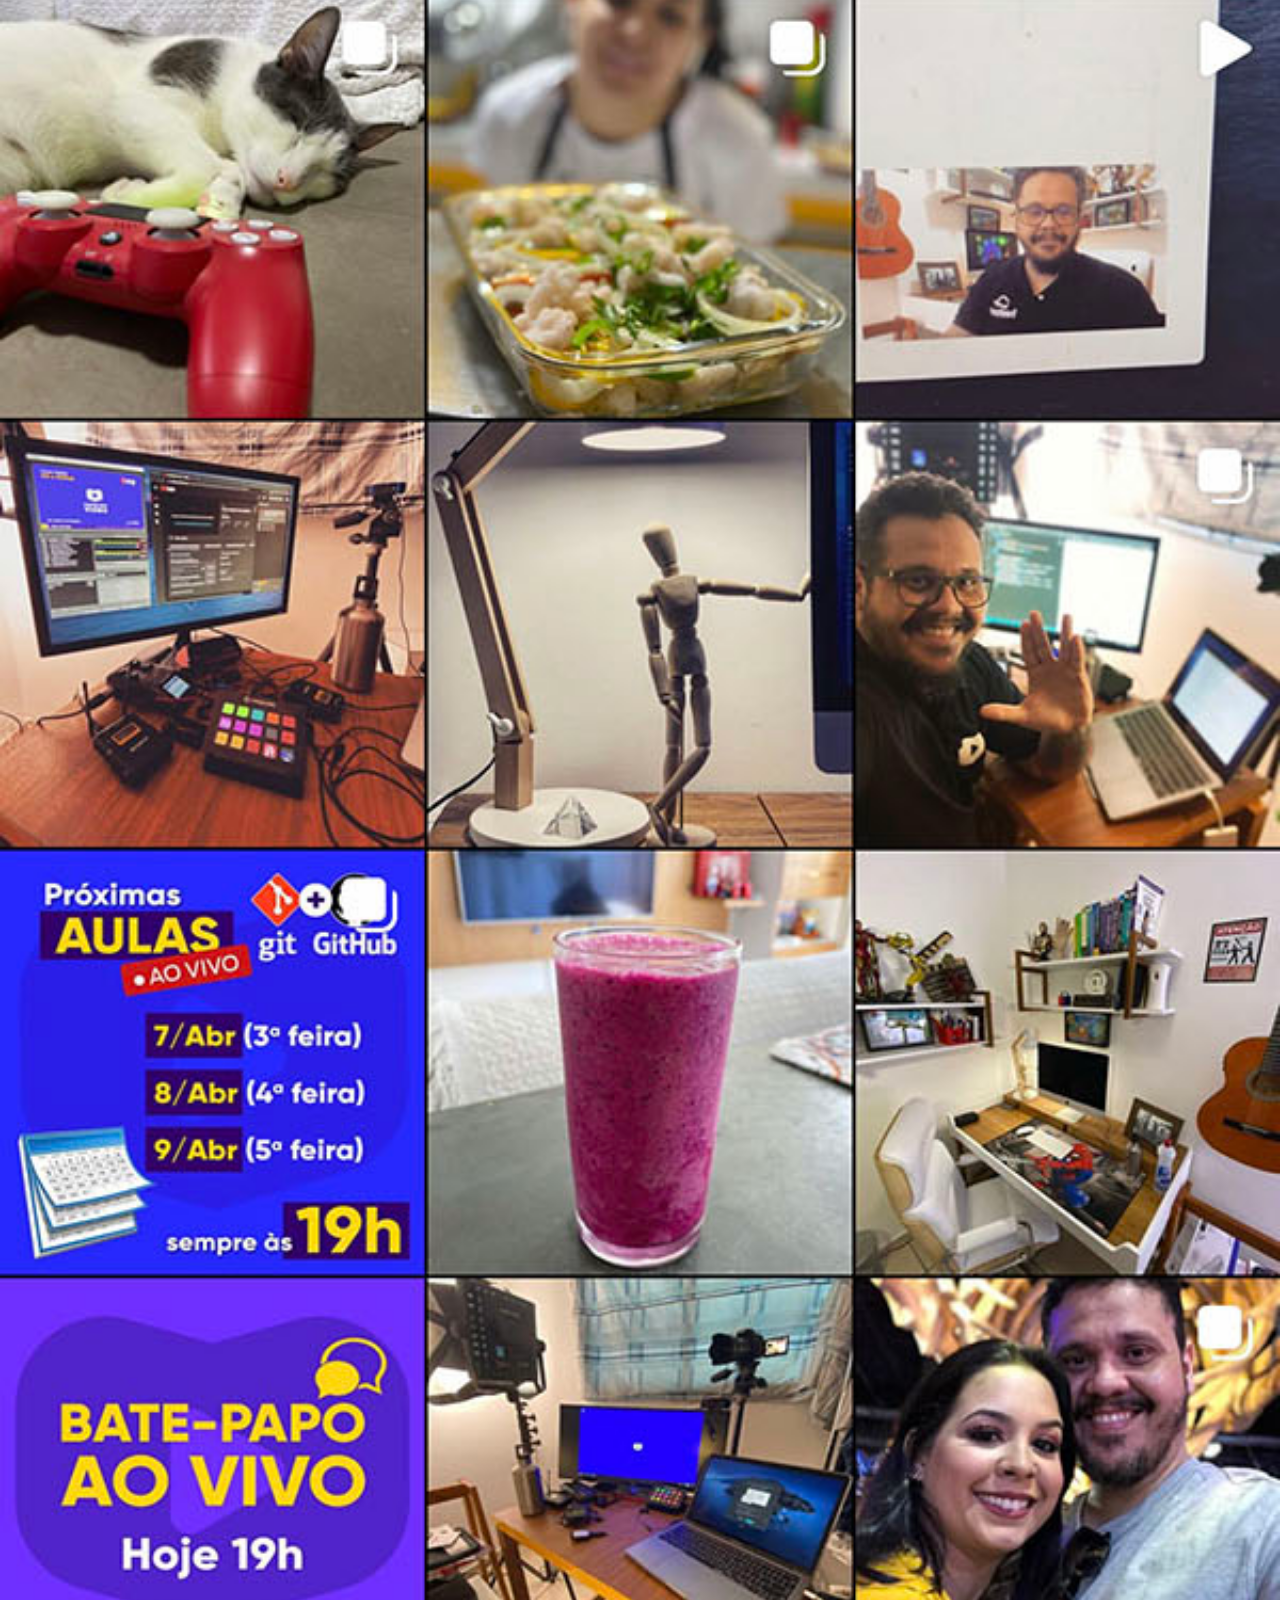
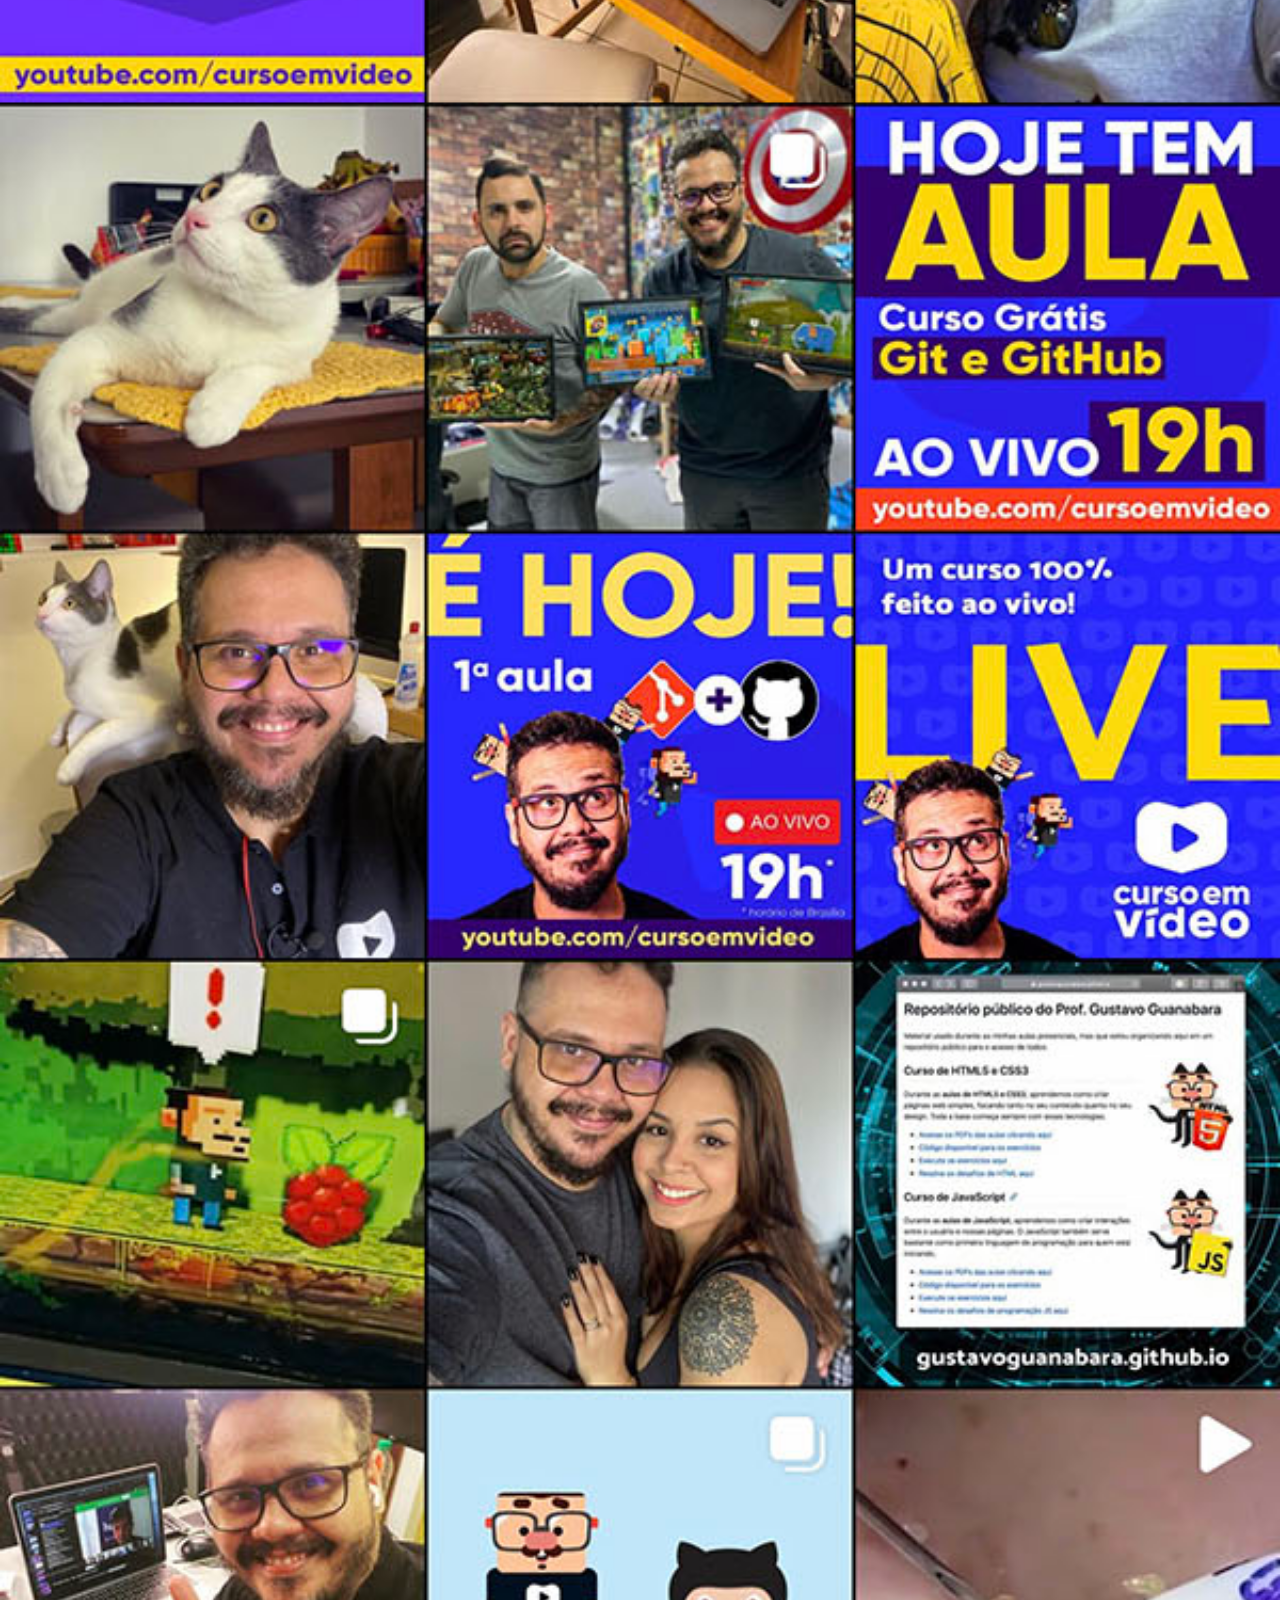
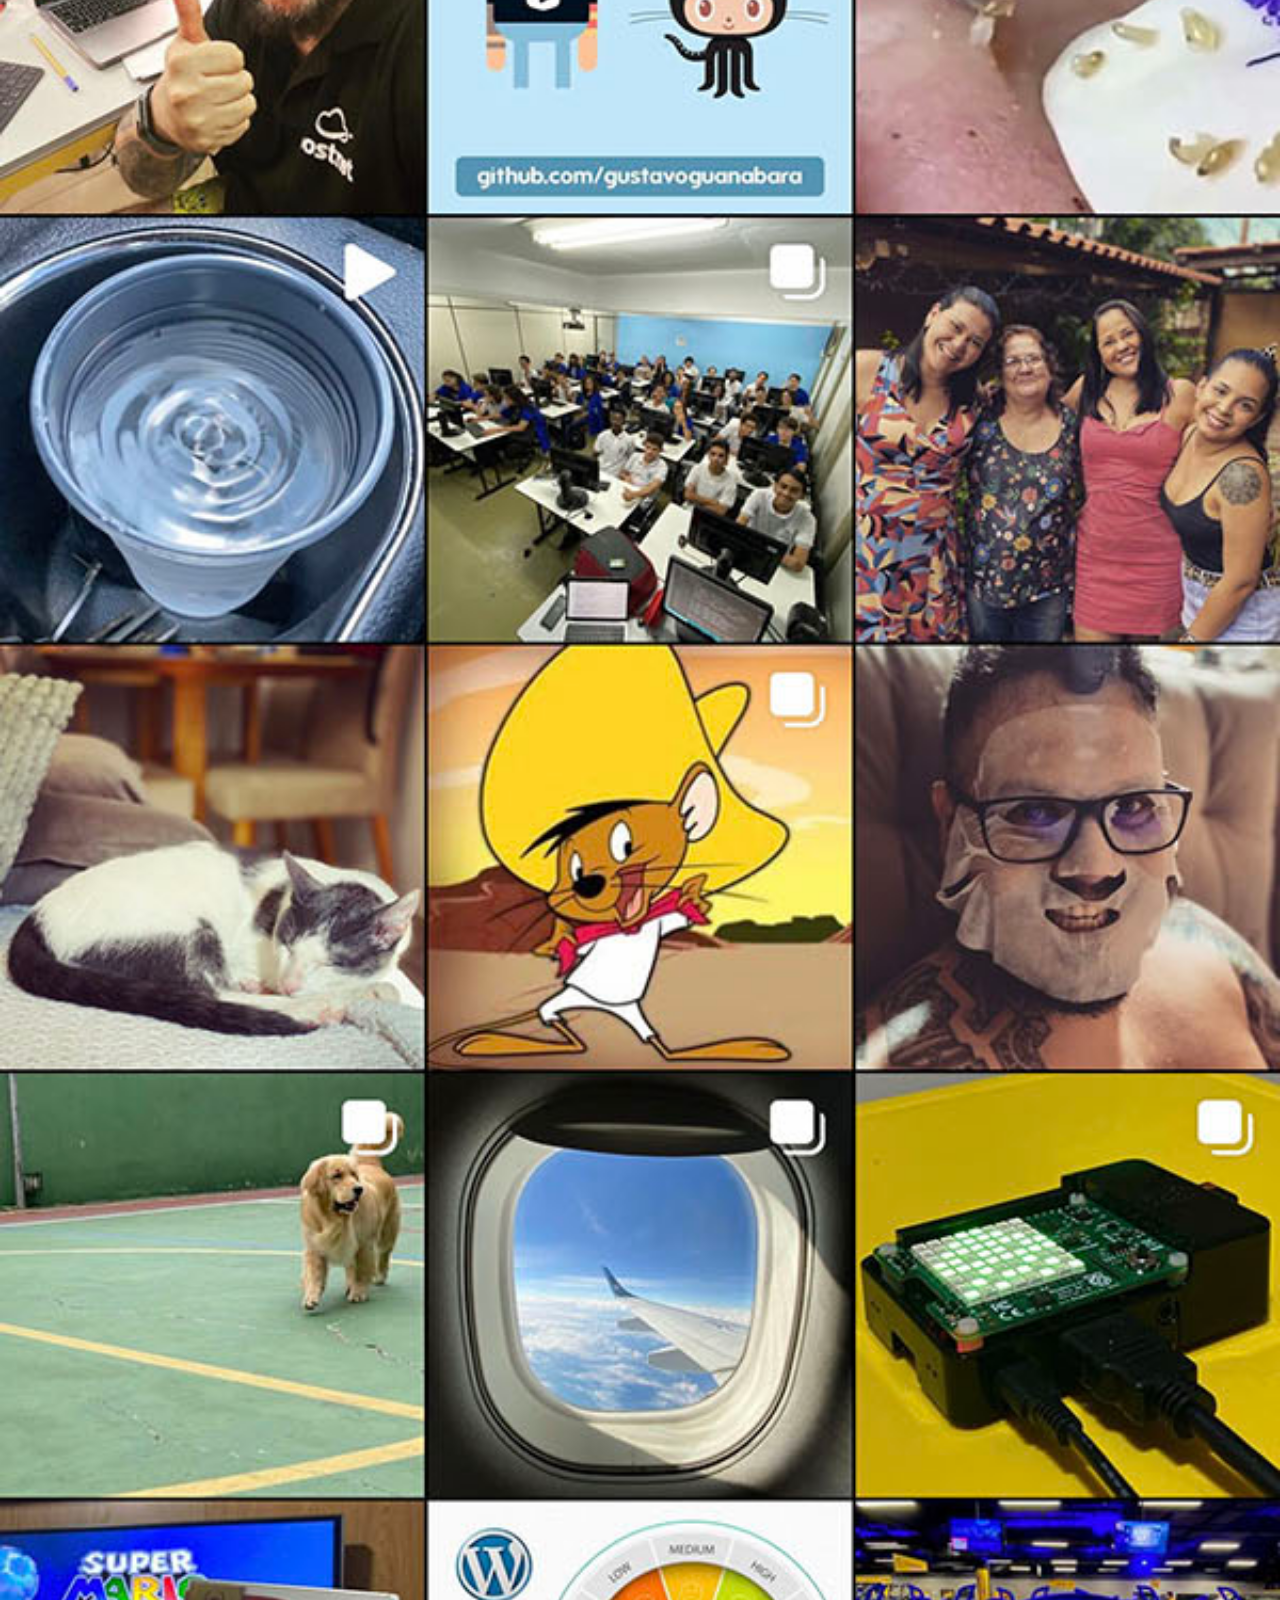
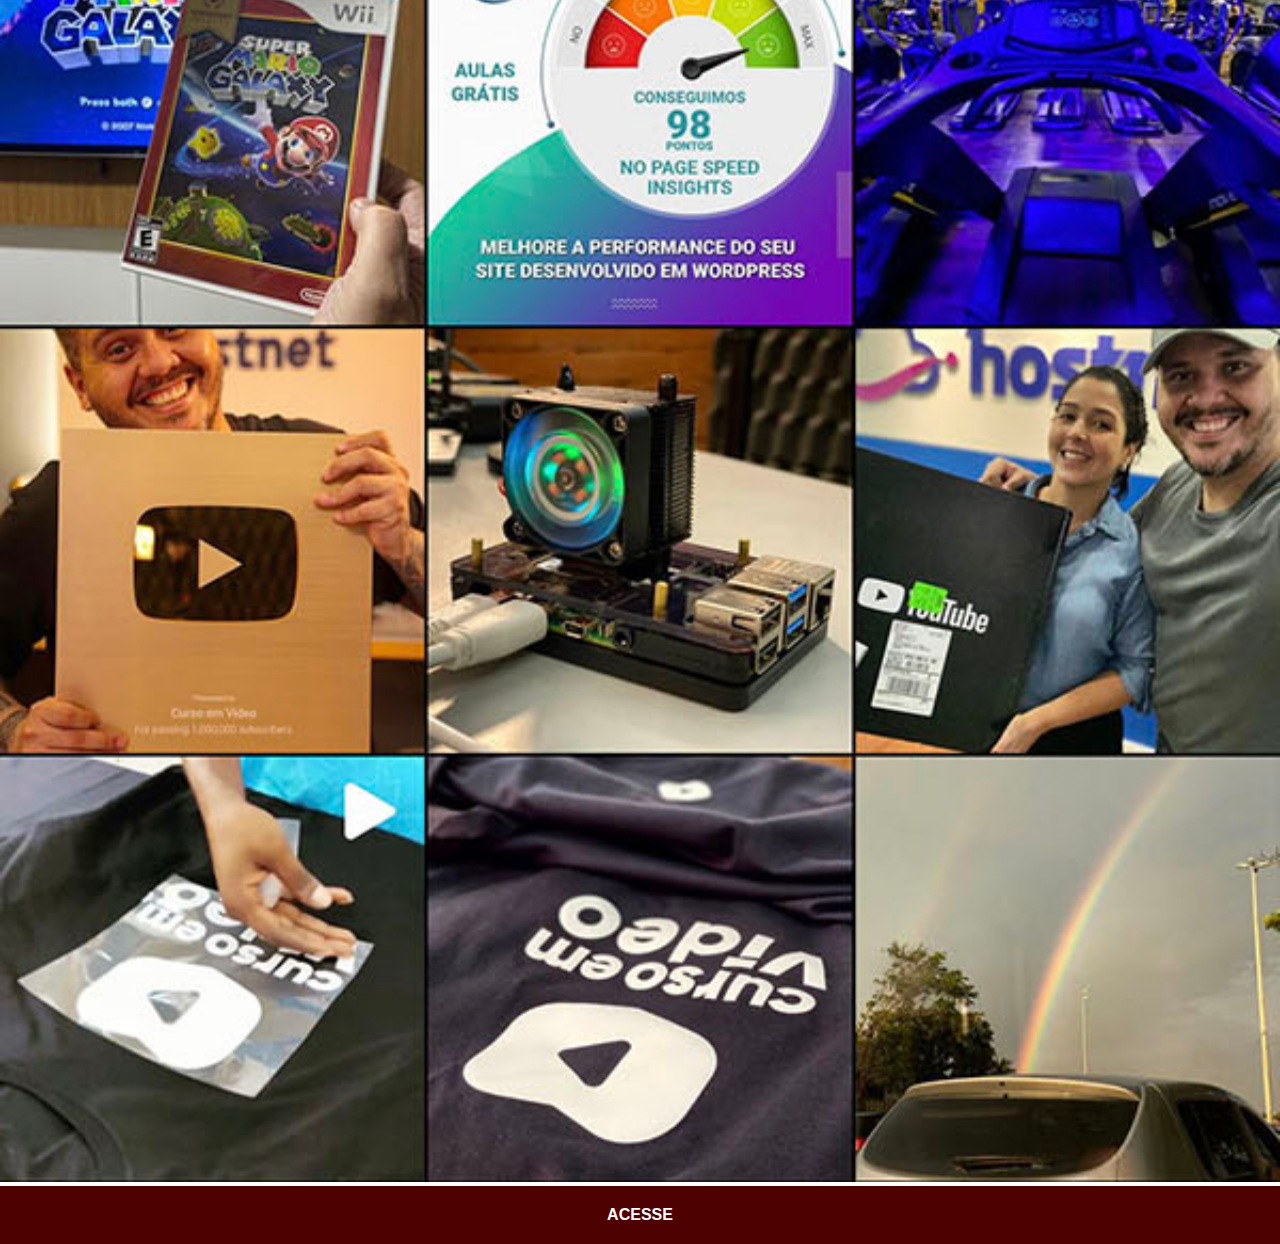
<file: instagram.html>
<!DOCTYPE html>
<html lang="pt-br">
<head>
    <meta charset="UTF-8">
    <meta name="viewport" content="width=device-width, initial-scale=1.0">
    <title>Instagram</title>
    <link rel="stylesheet" href="estilos/social.css">
</head>
<body>
    <img src="imagens/tela-instagram.jpg" alt="Instagram">
    <a href="https://www.instagram.com/gustavoguanabara/" target="_blank">ACESSE</a>
</body>
</html>
</file>
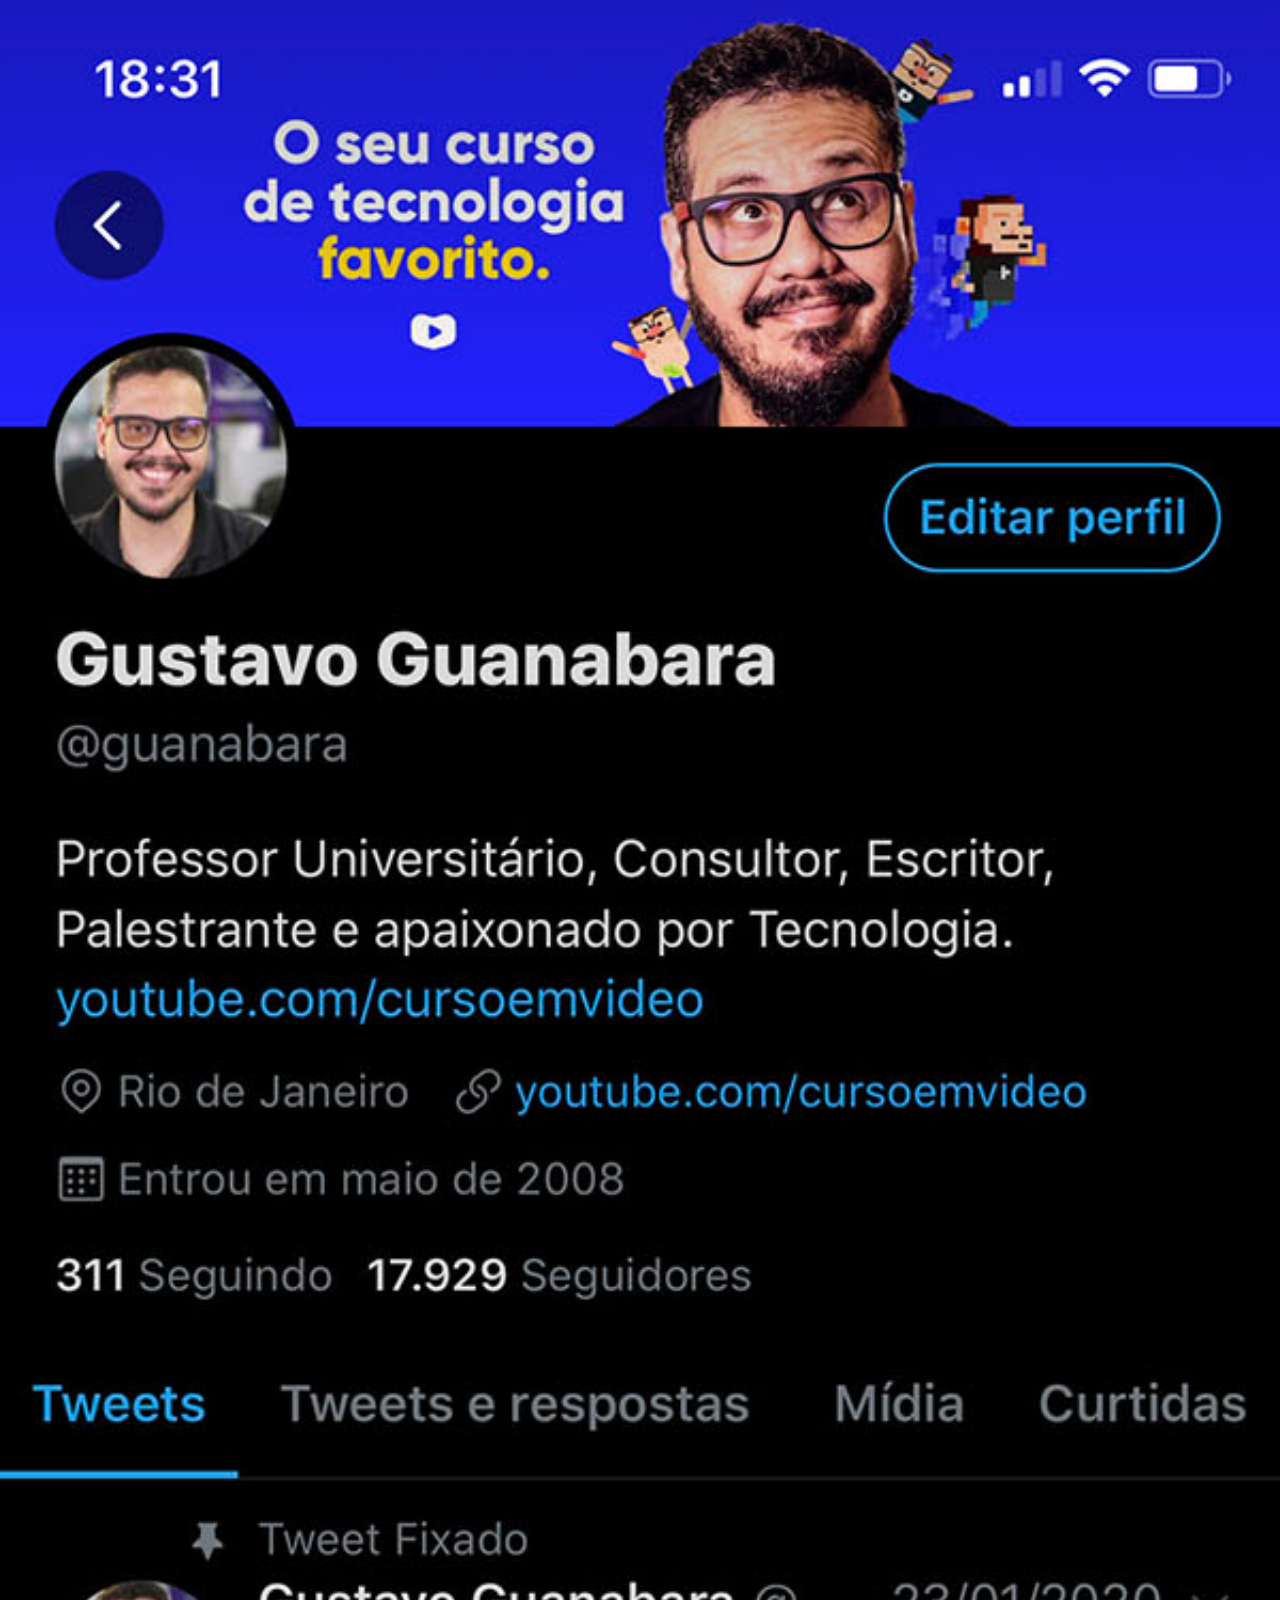
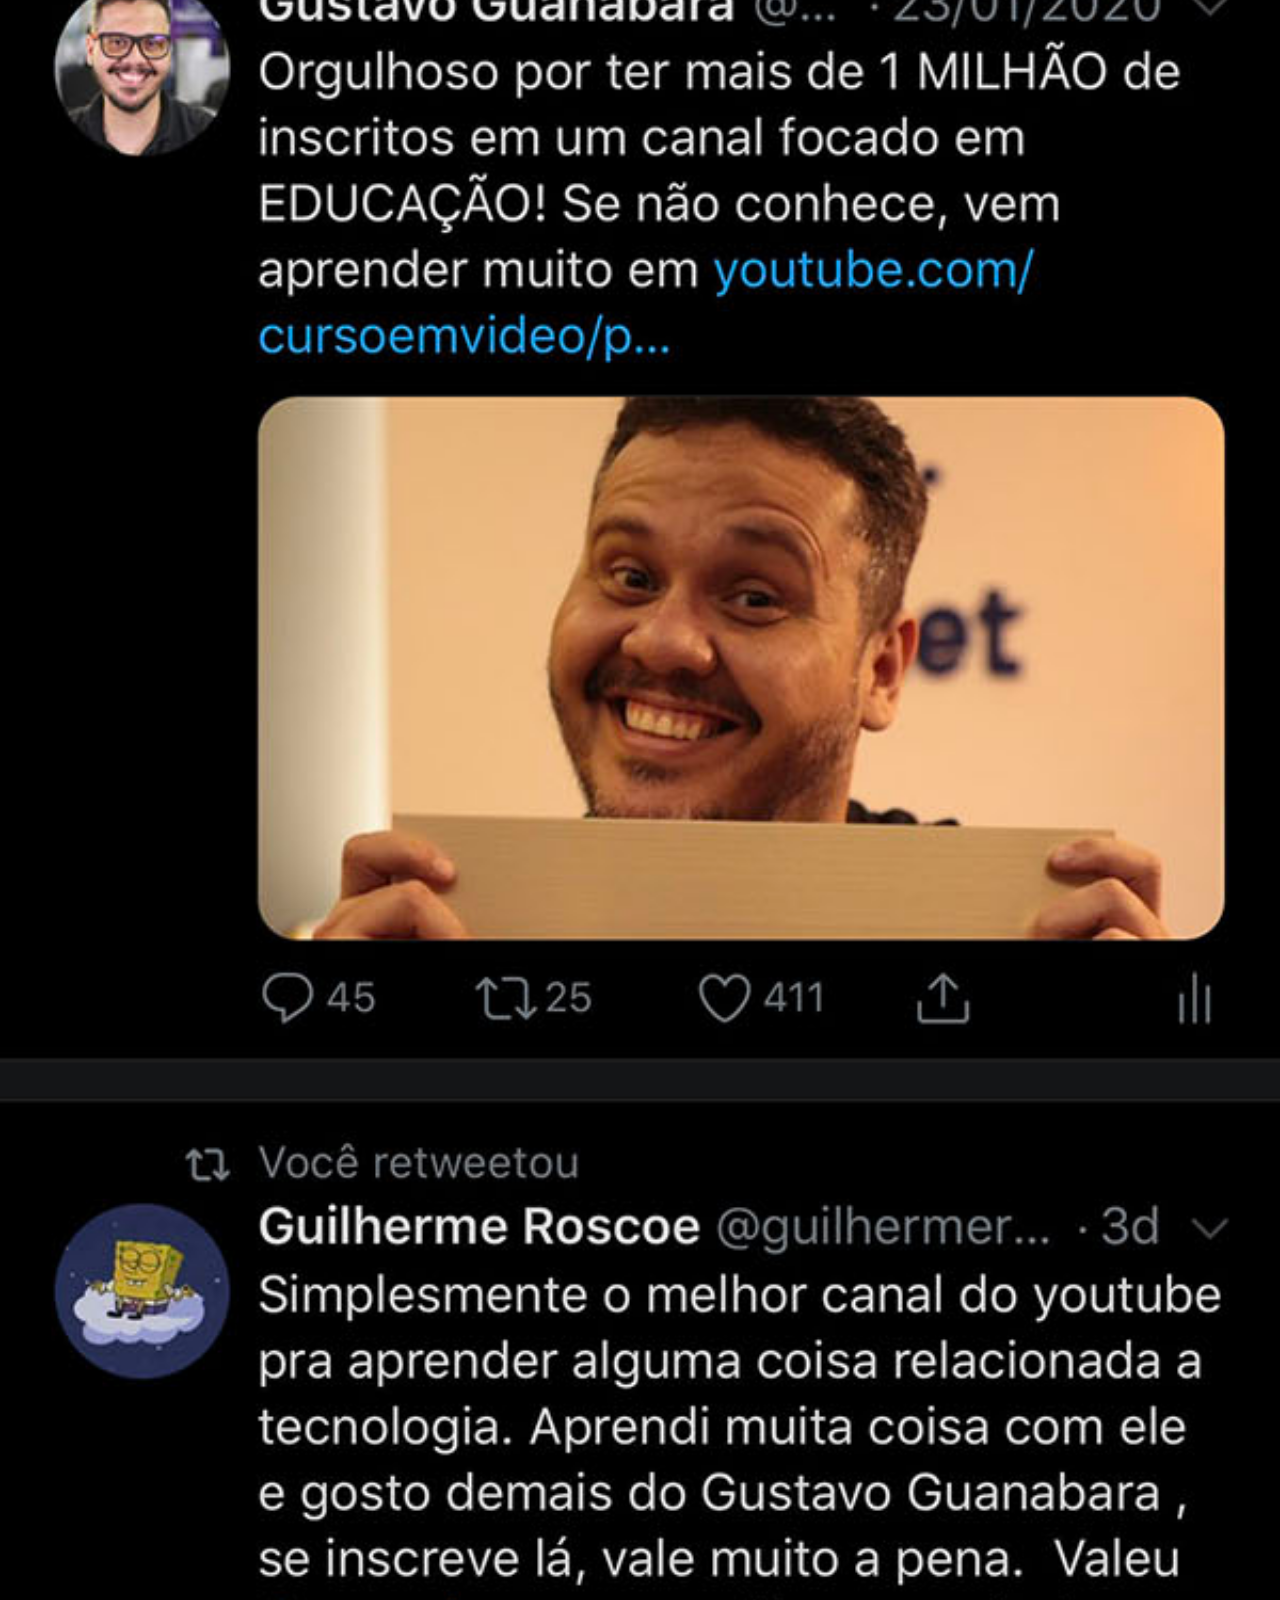
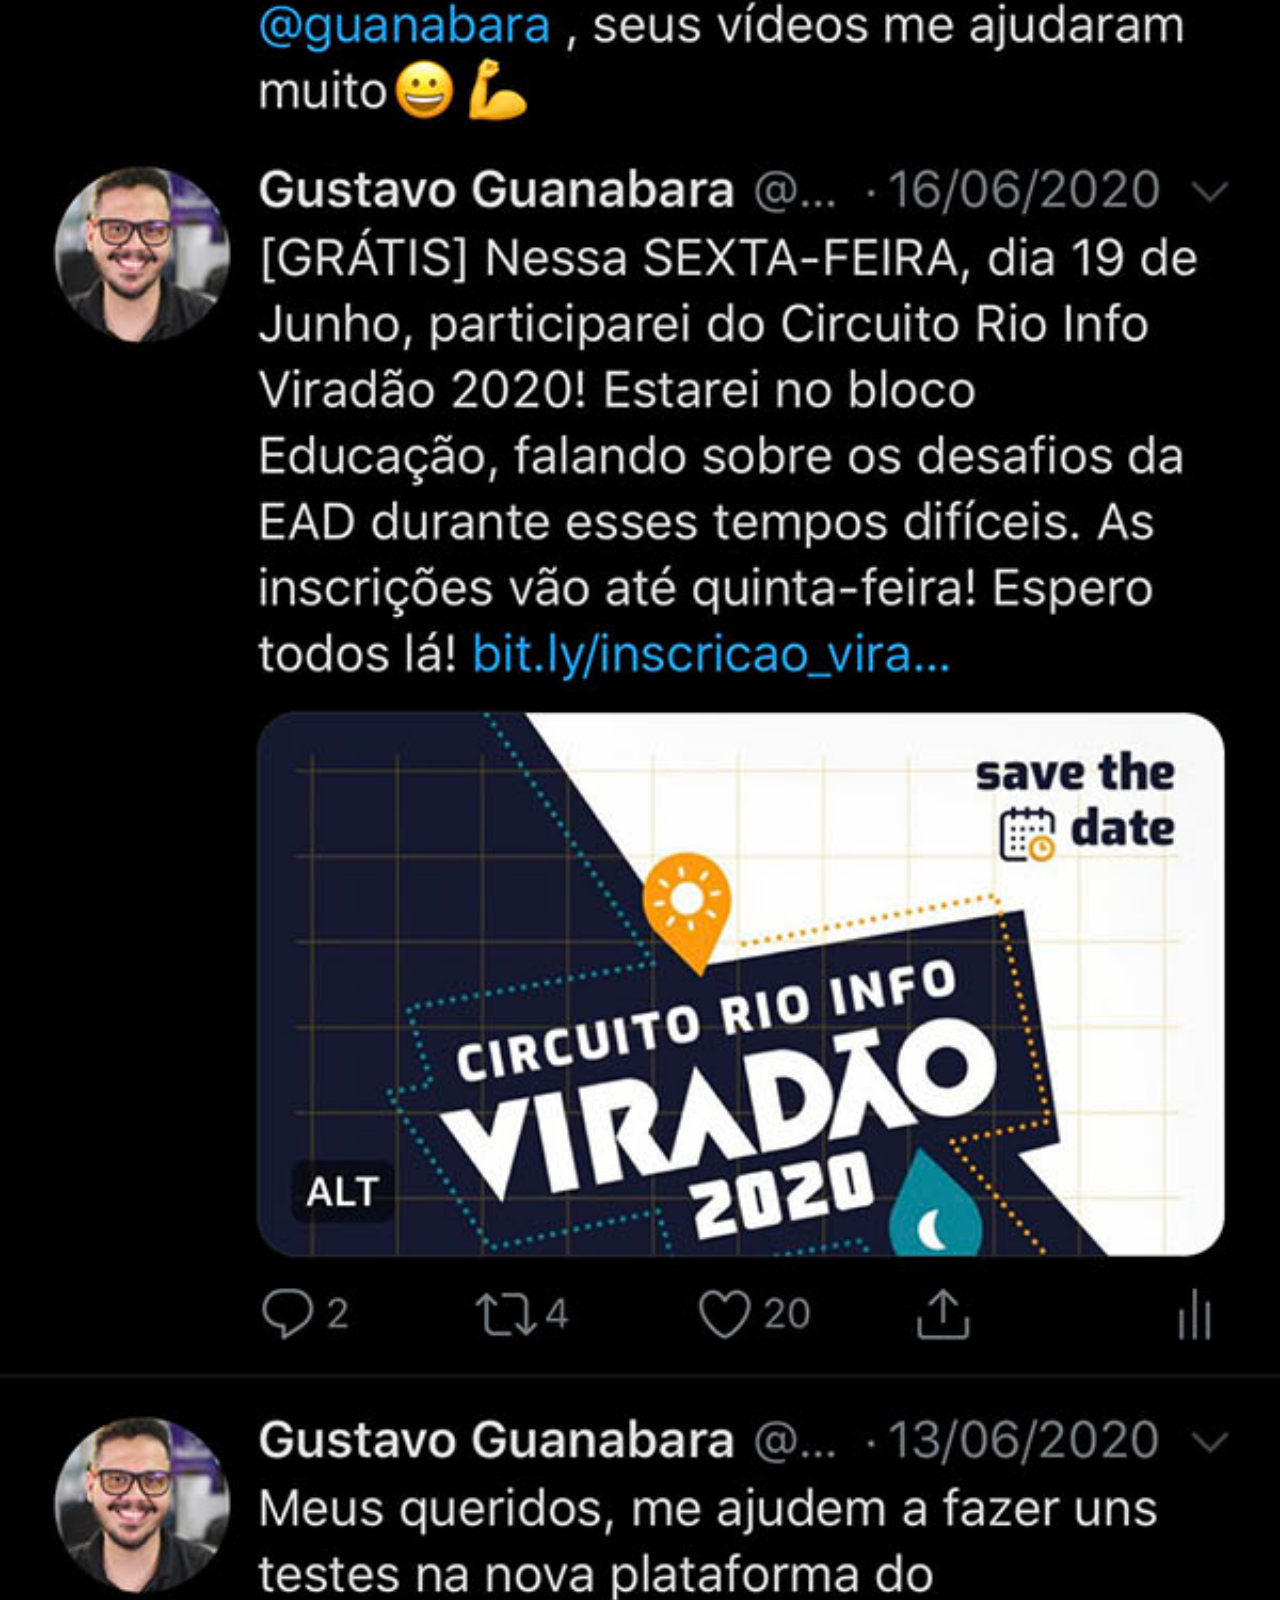
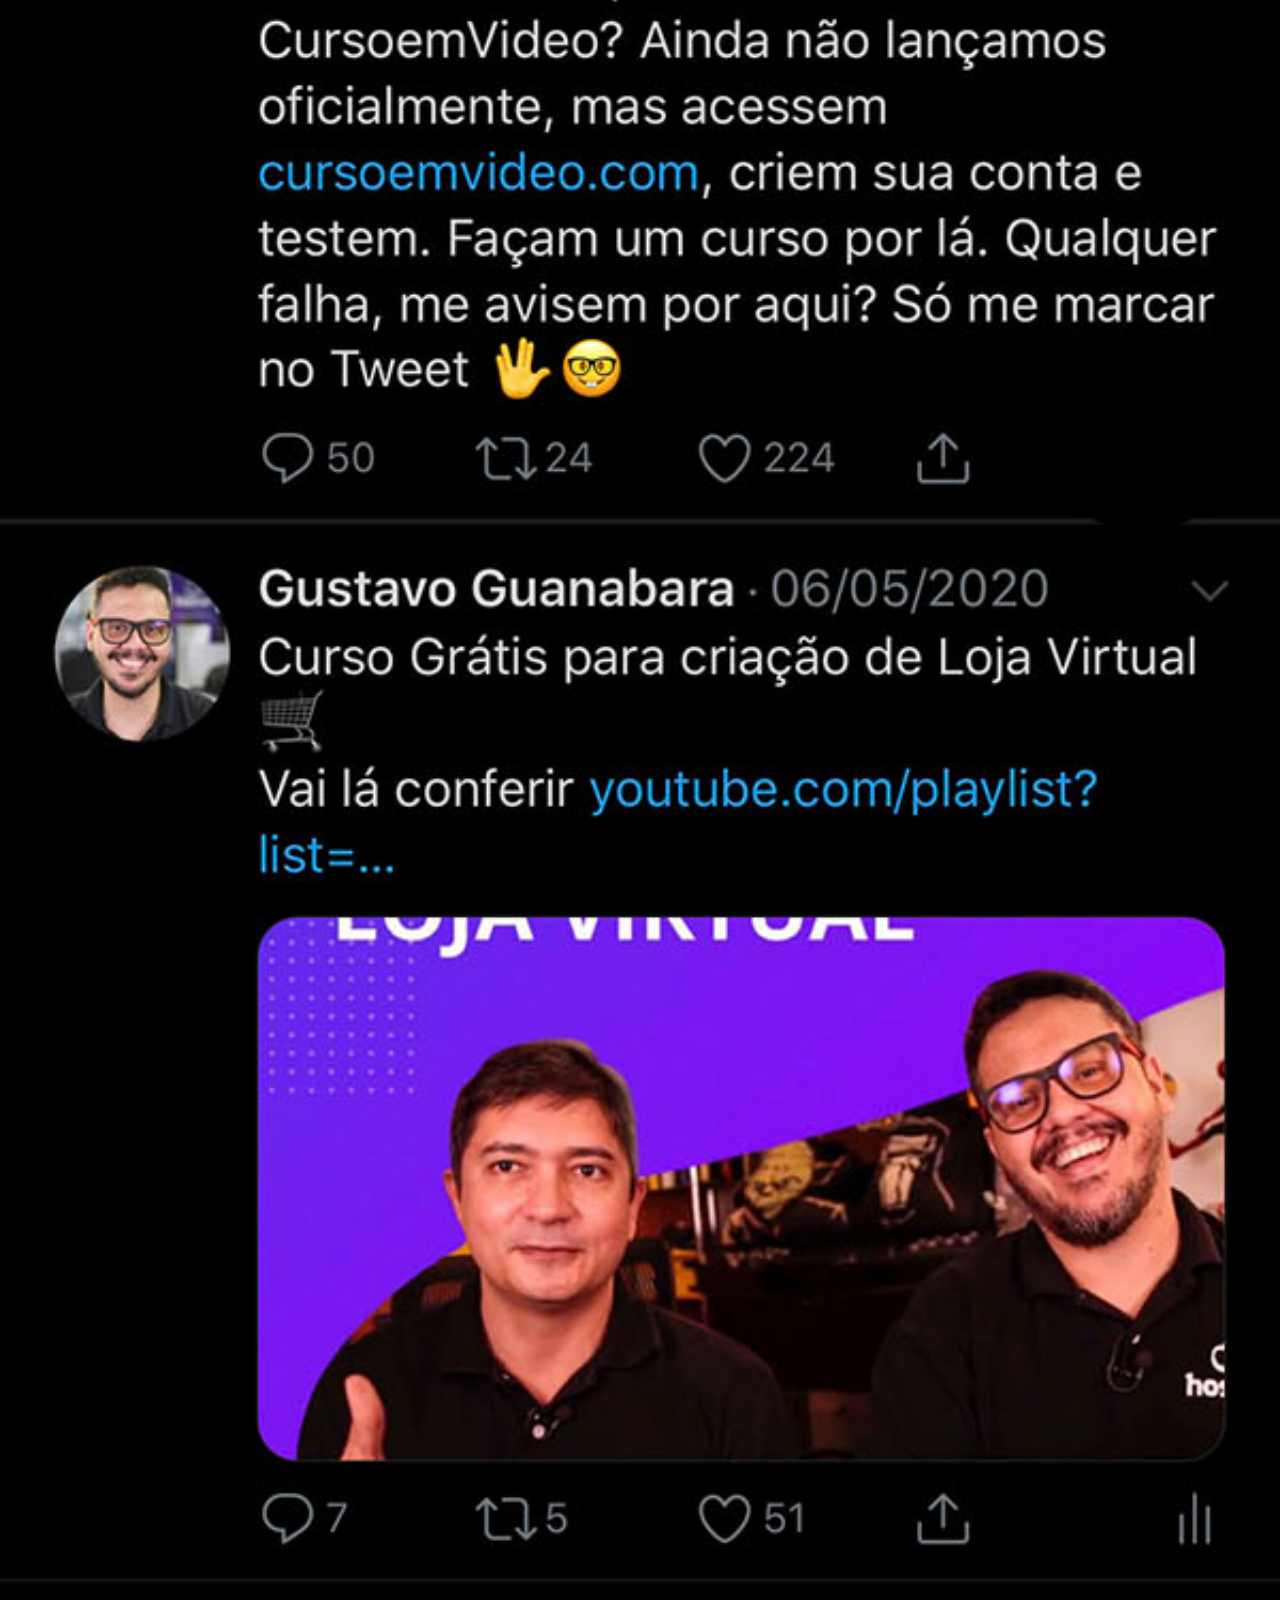
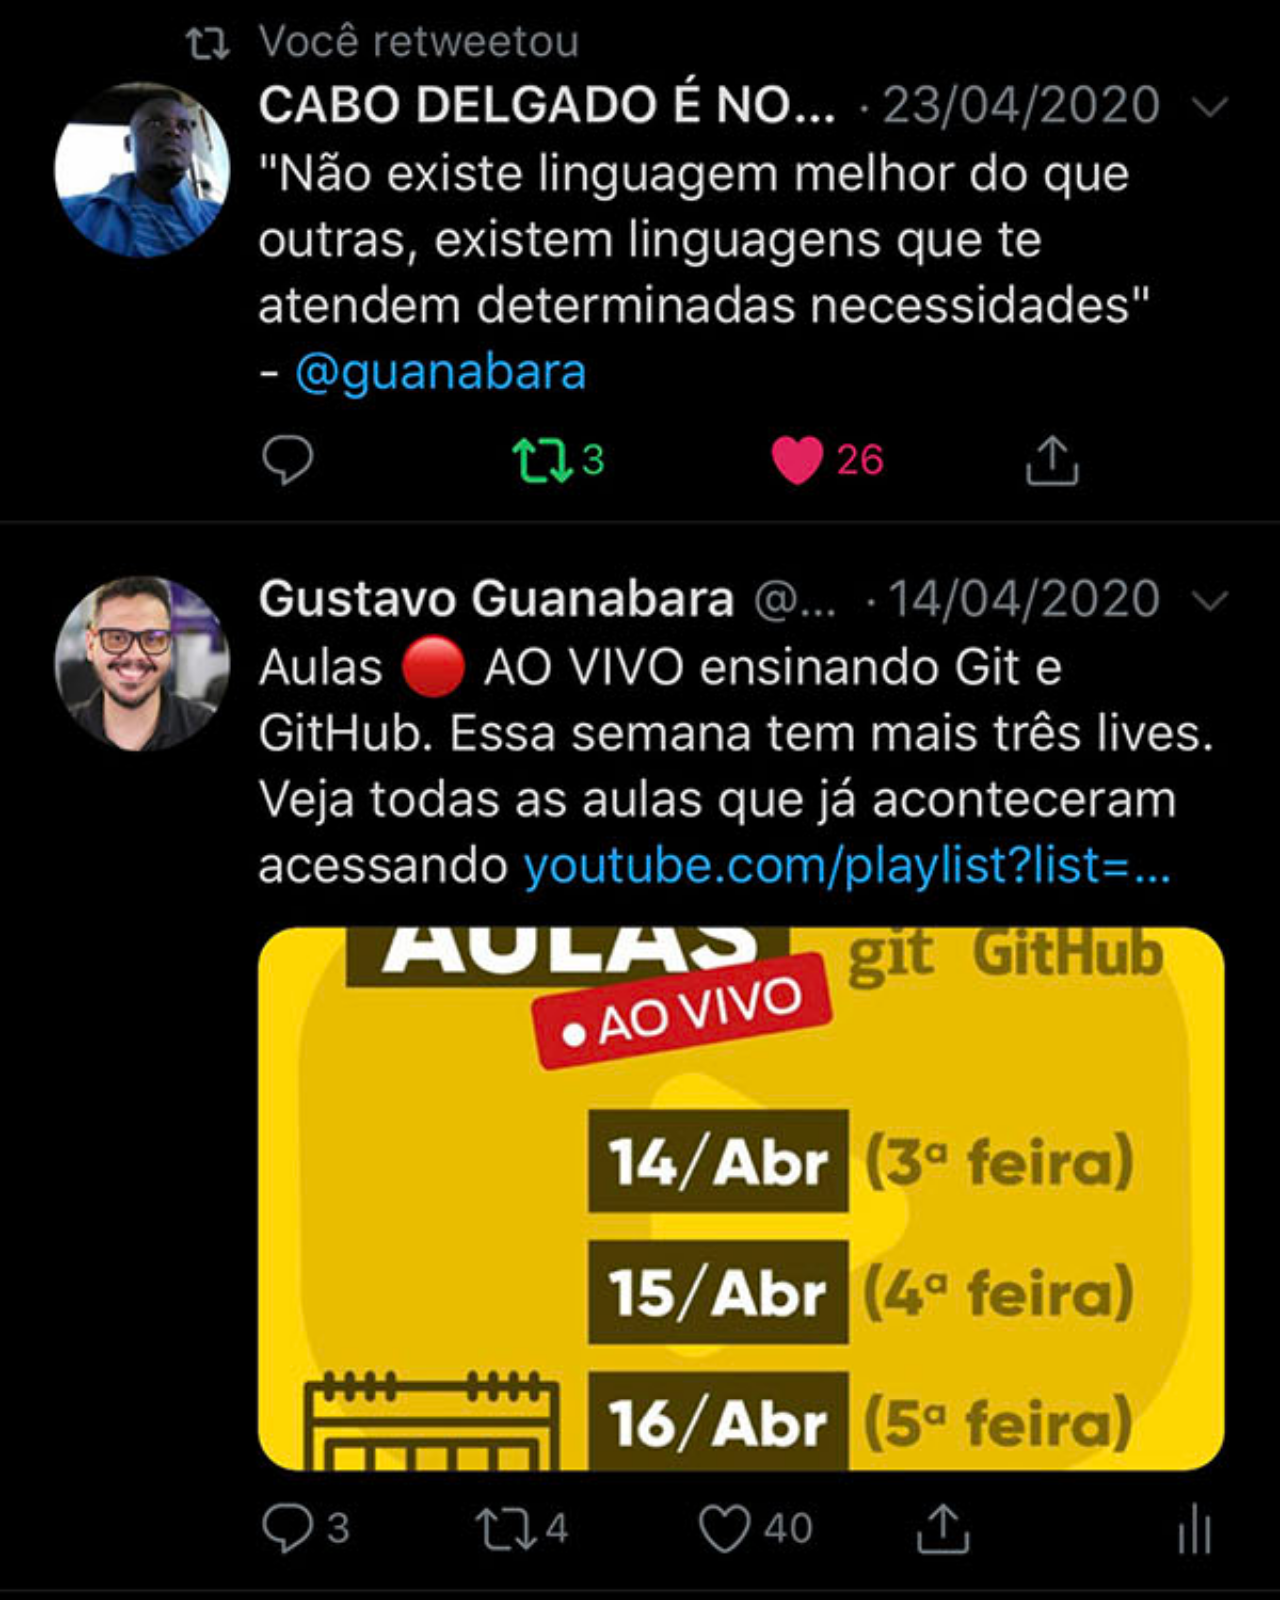
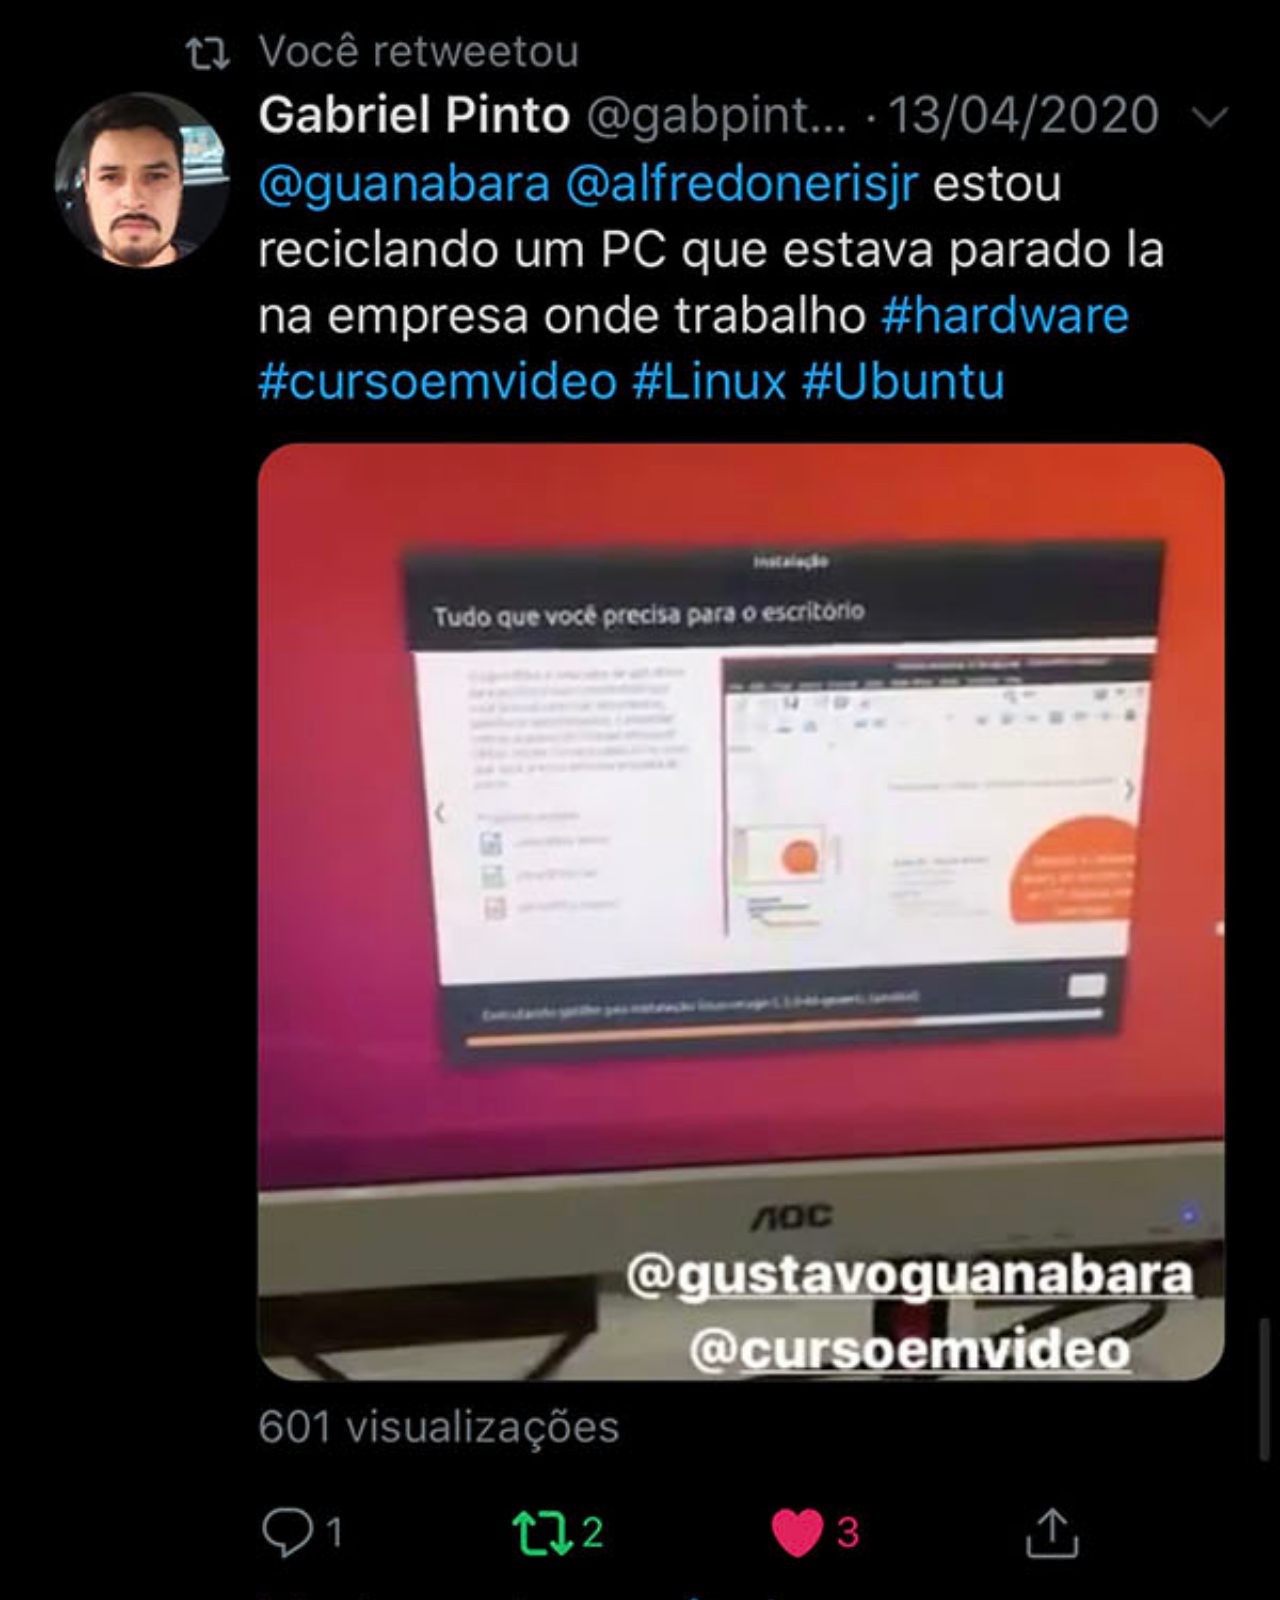
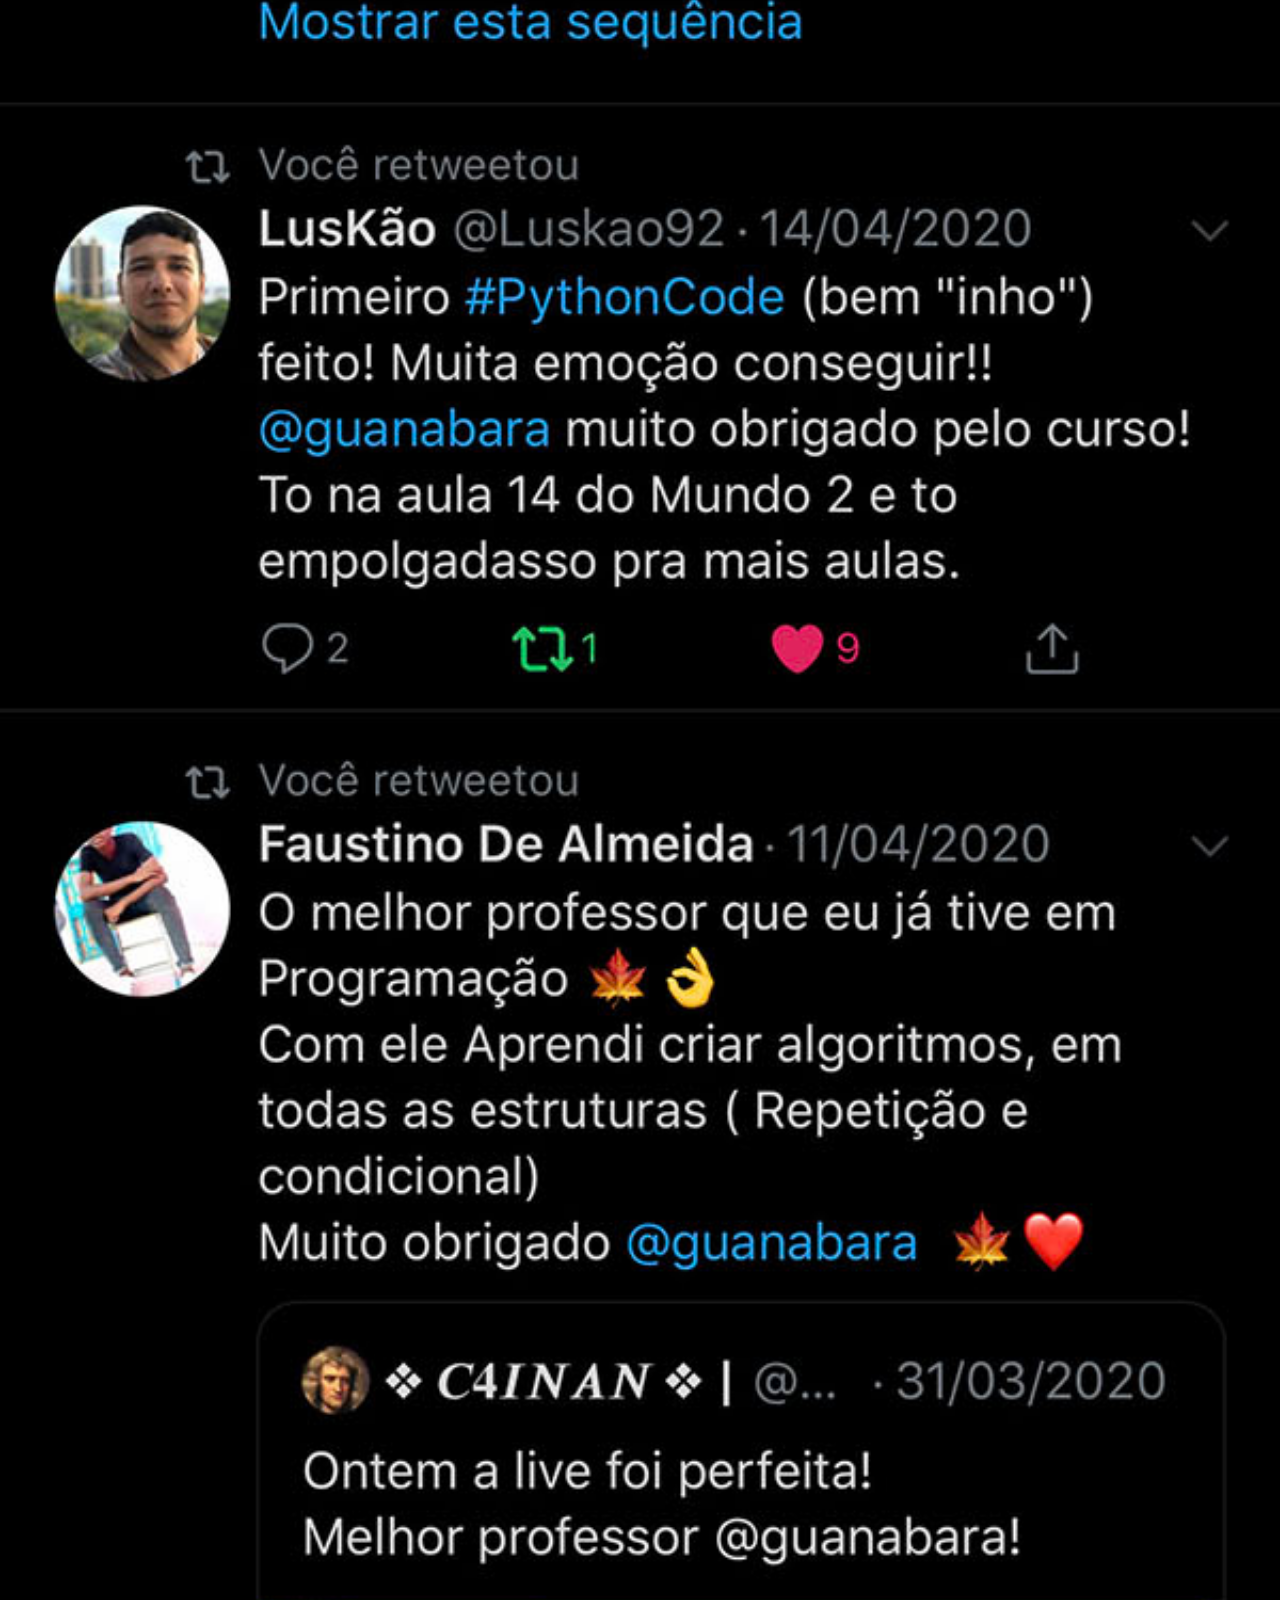
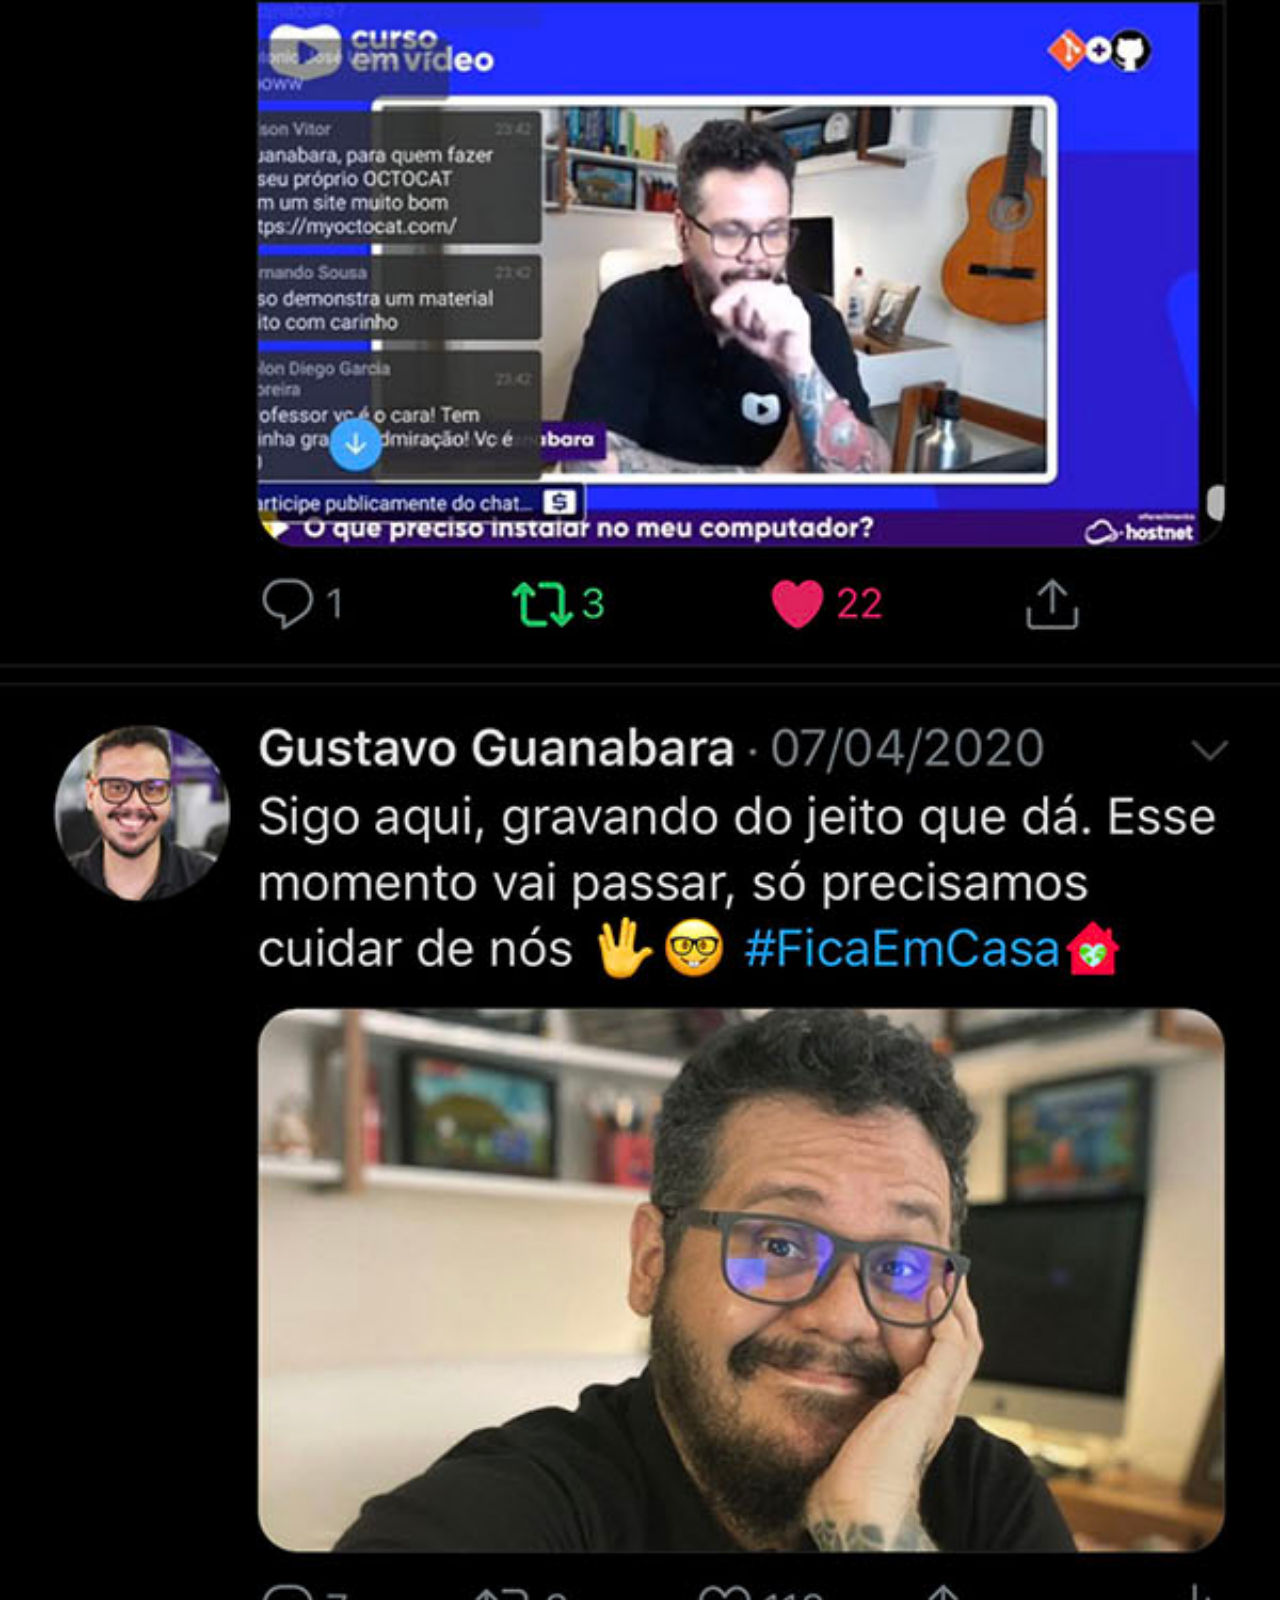
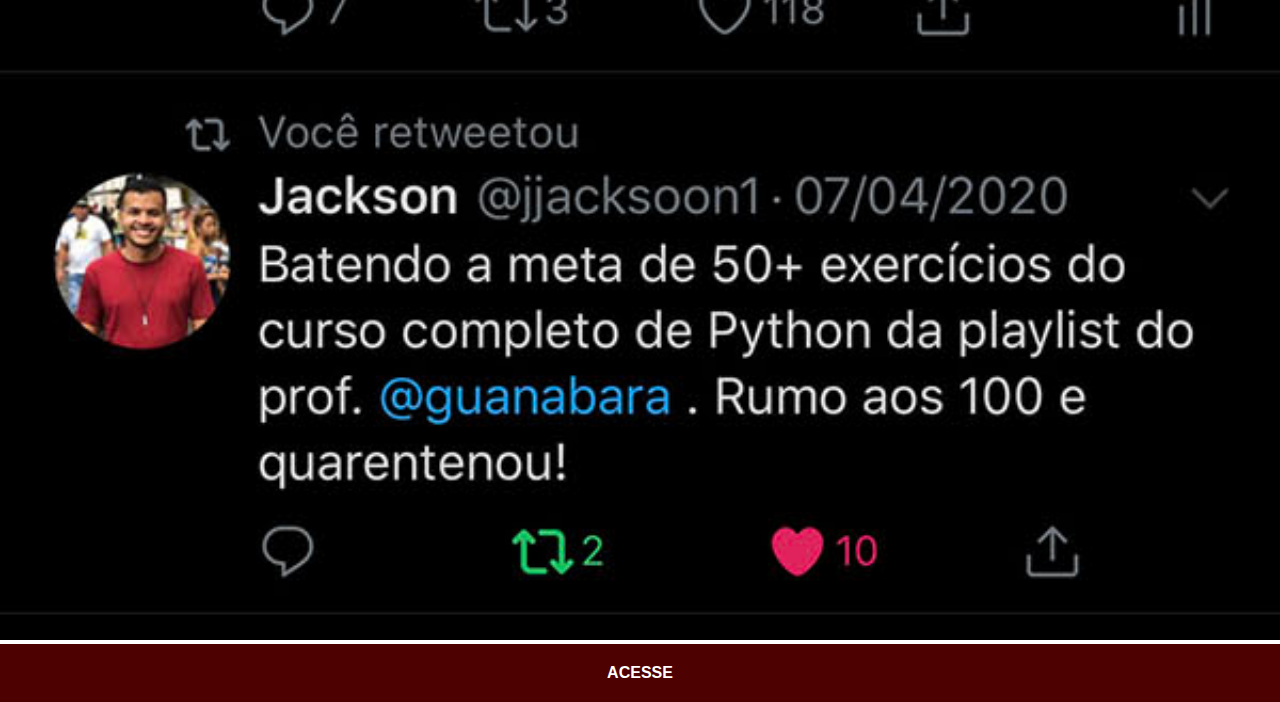
<file: twitter.html>
<!DOCTYPE html>
<html lang="pt-br">
<head>
    <meta charset="UTF-8">
    <meta name="viewport" content="width=device-width, initial-scale=1.0">
    <title>Twitter</title>
    <link rel="stylesheet" href="estilos/social.css">
</head>
<body>
    <img src="imagens/tela-twitter.jpg" alt="Twitter">
    <a href="https://x.com/guanabara">ACESSE</a>
</body>
</html>
</file>
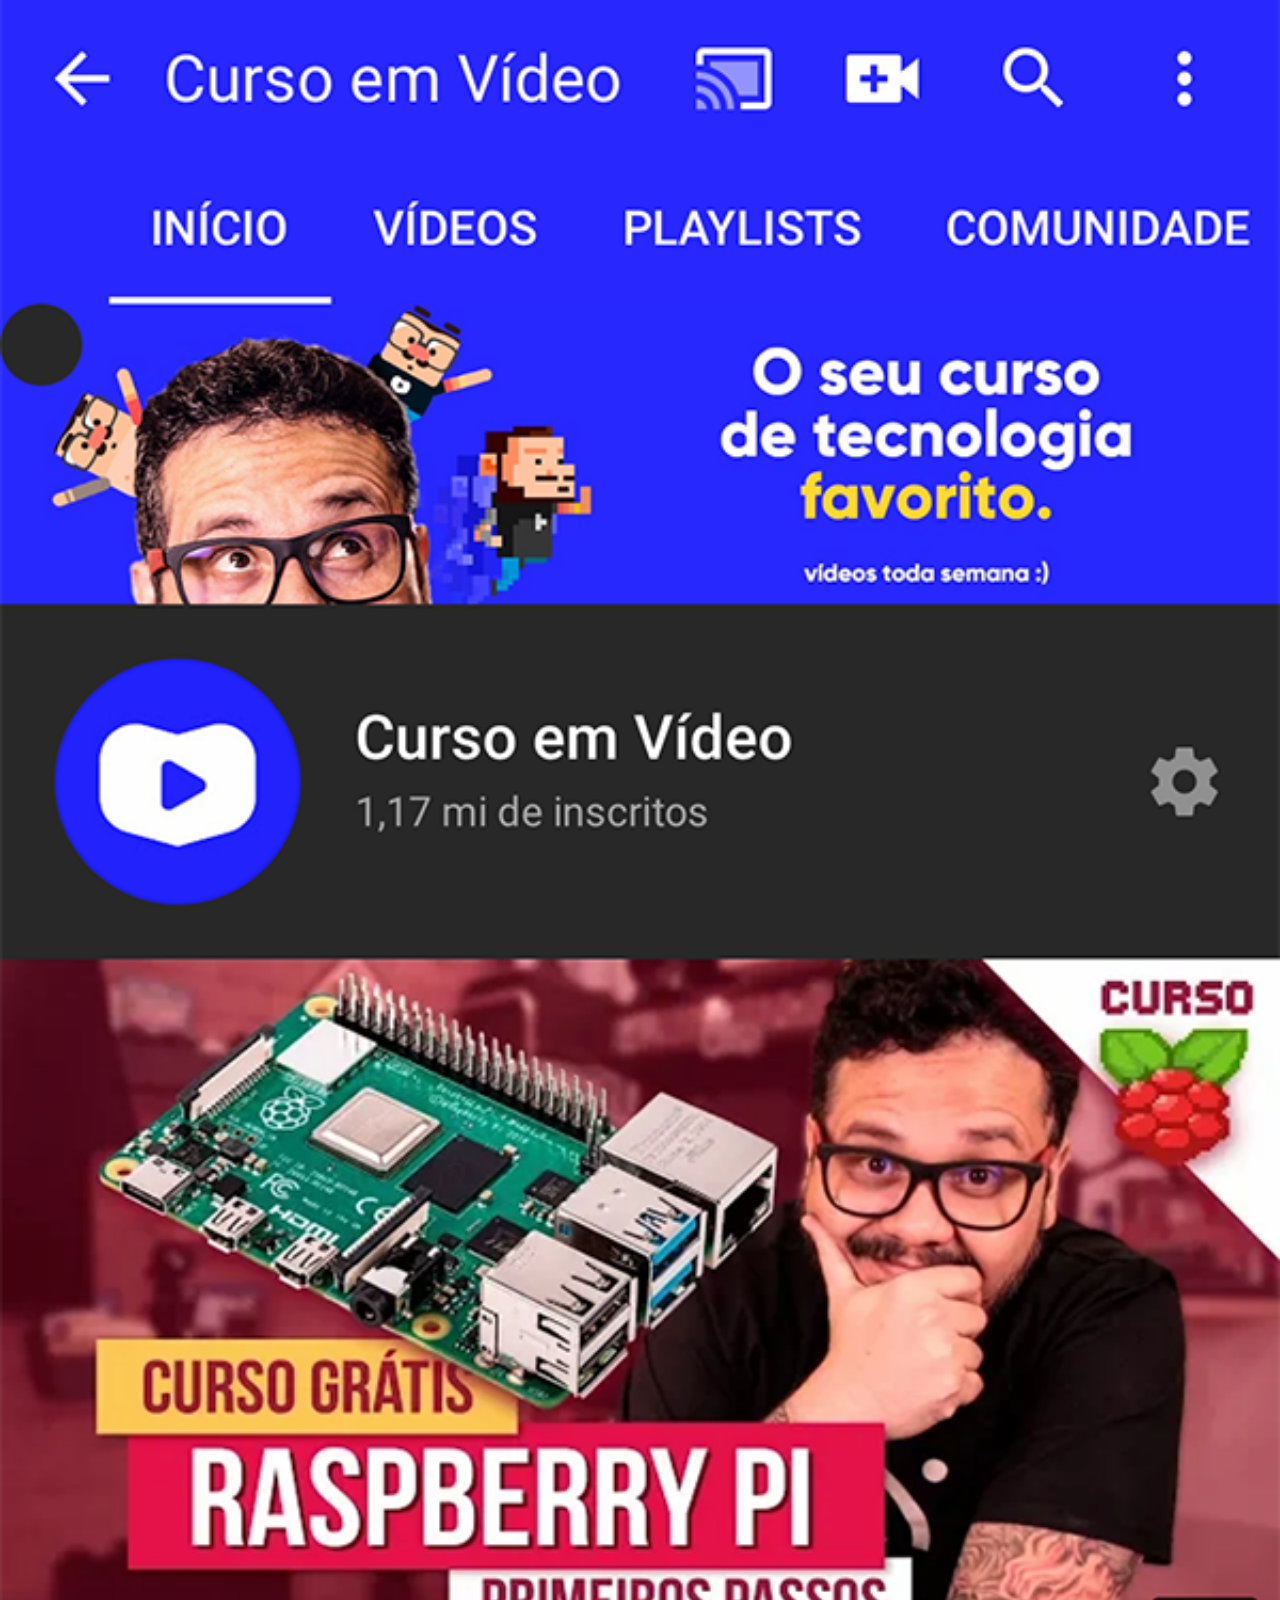
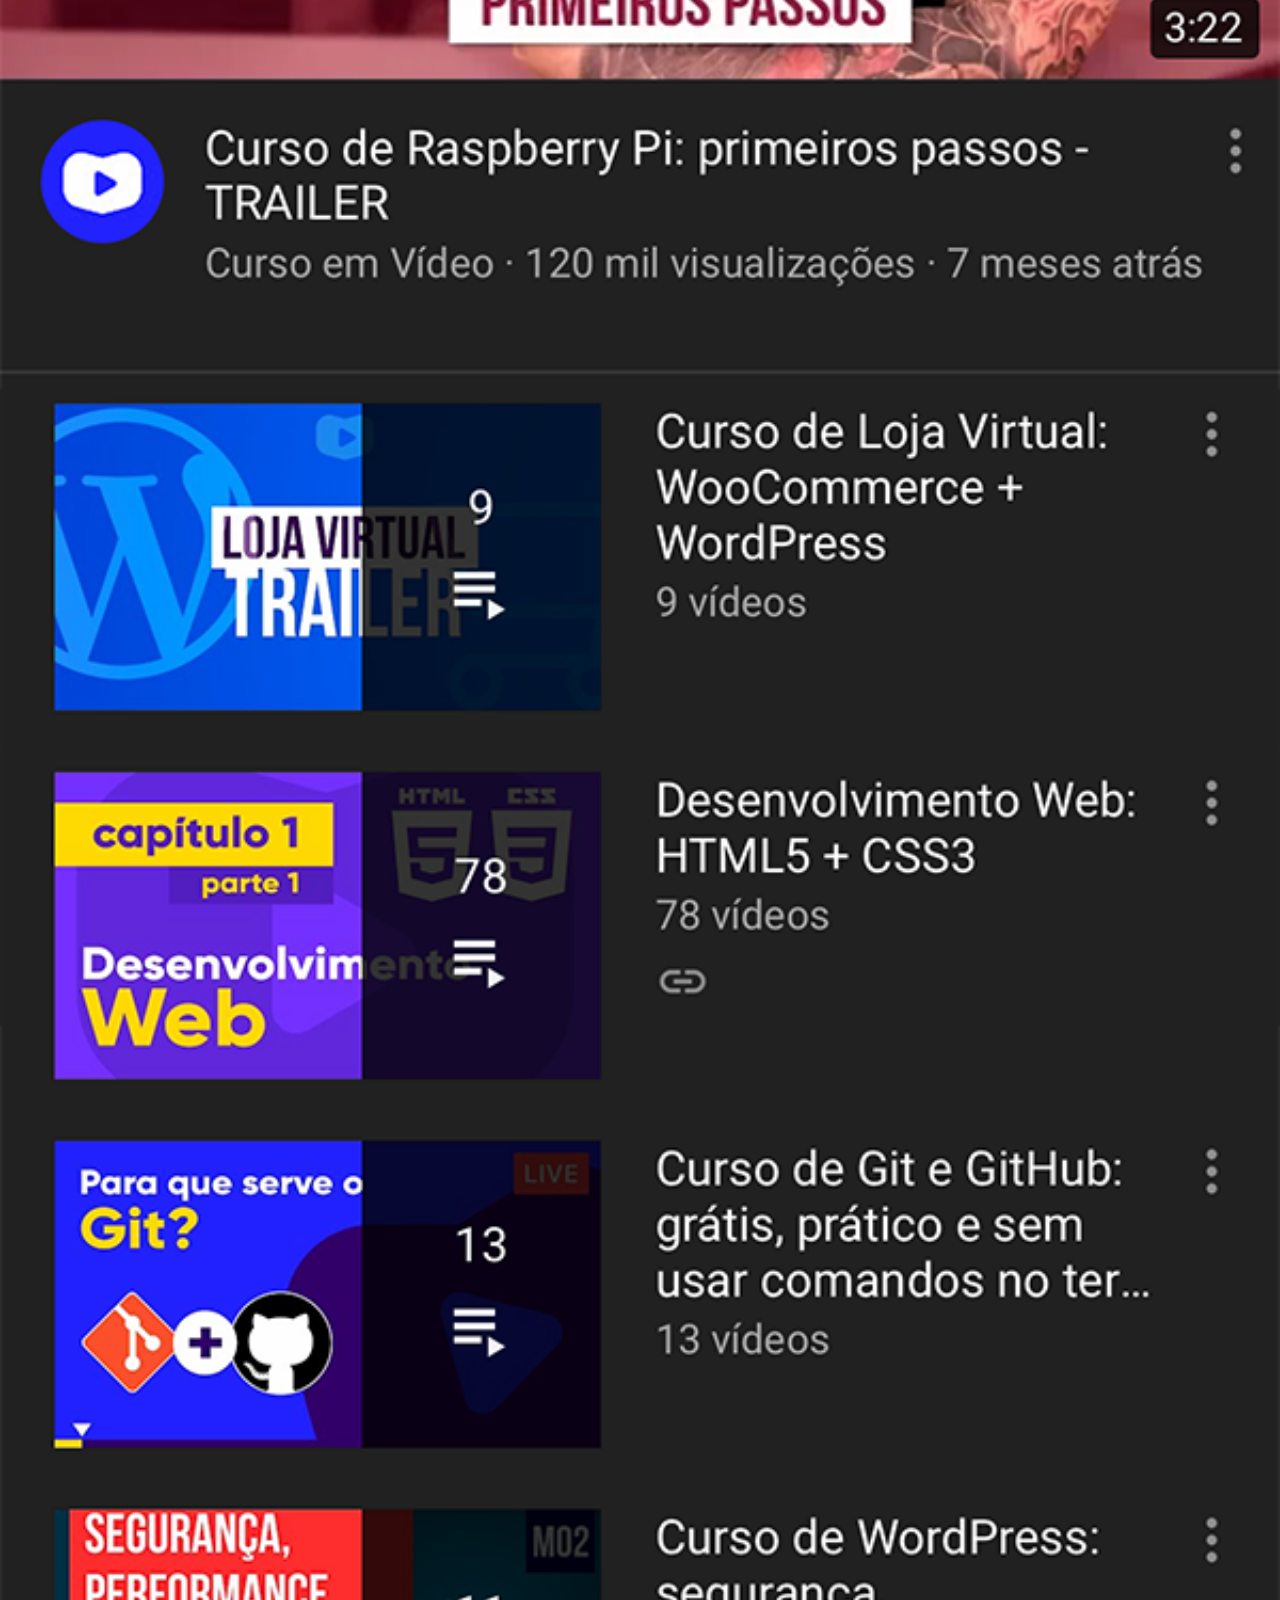
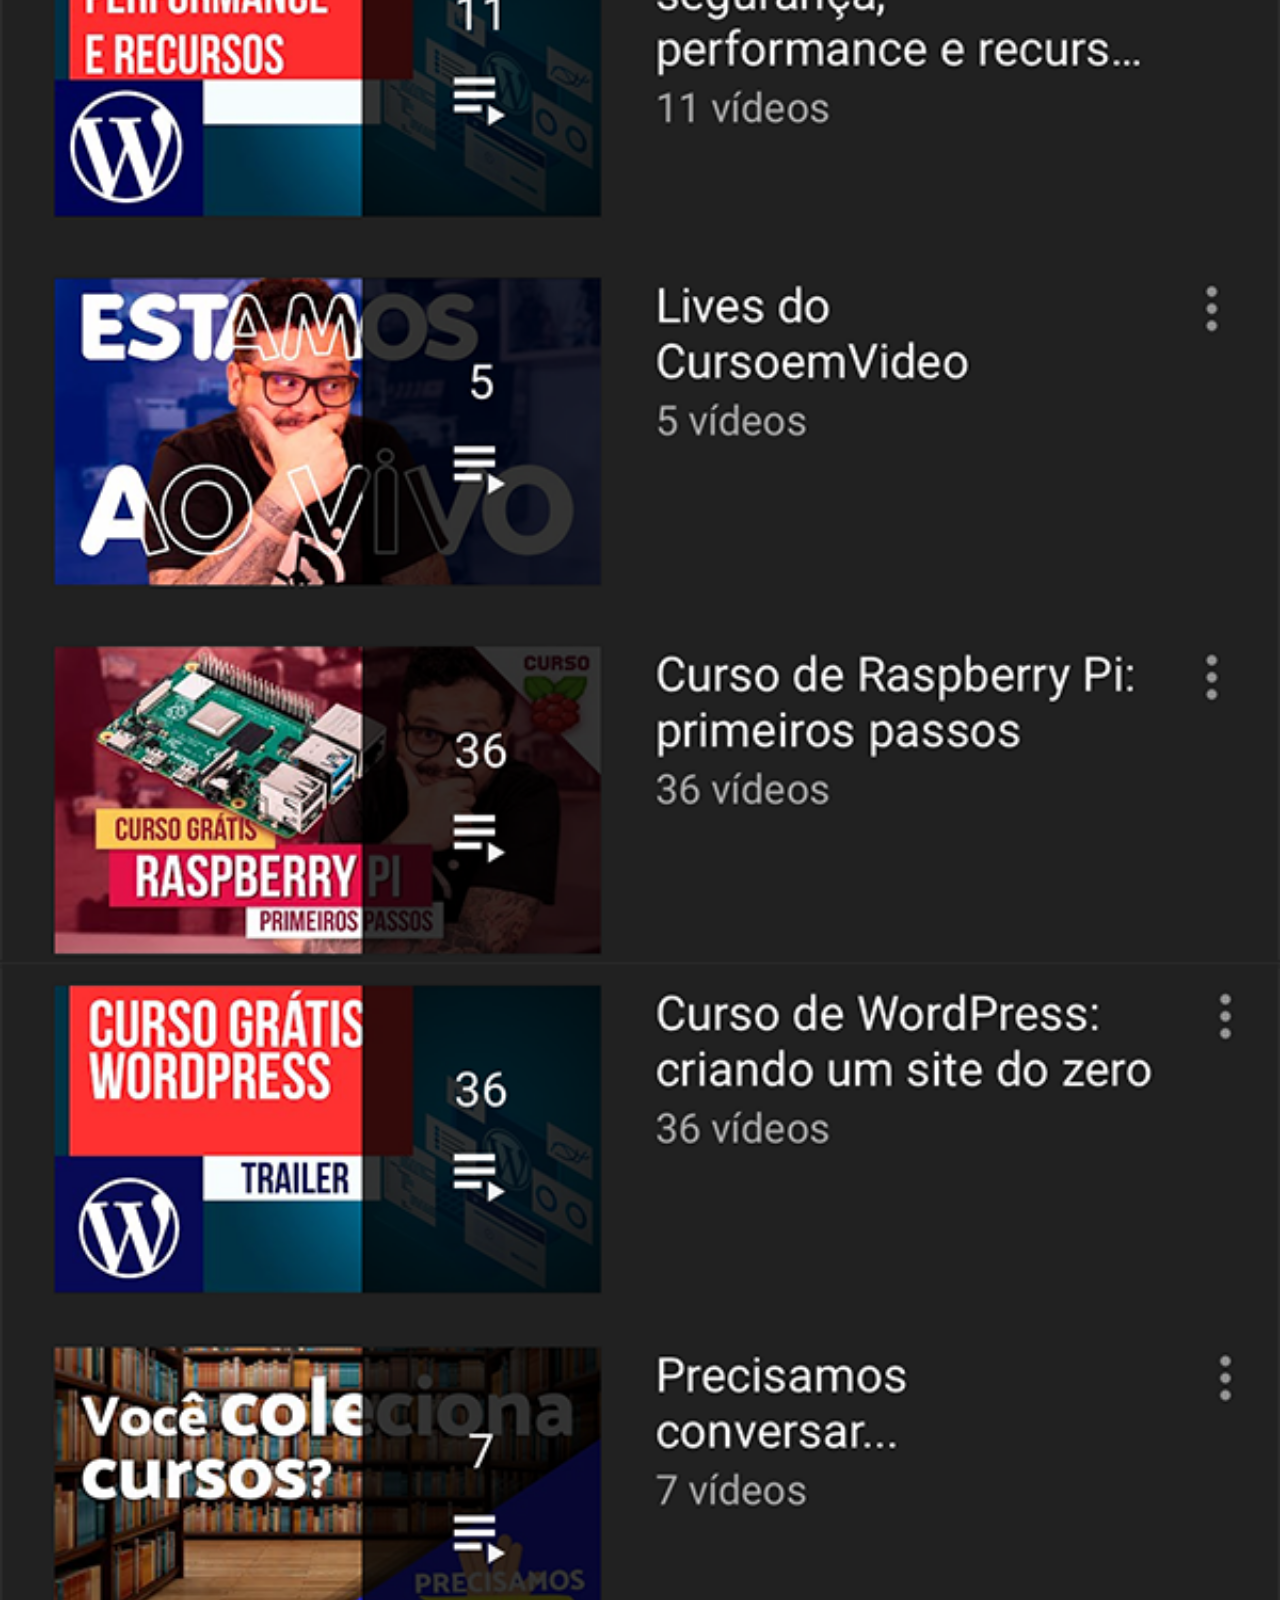
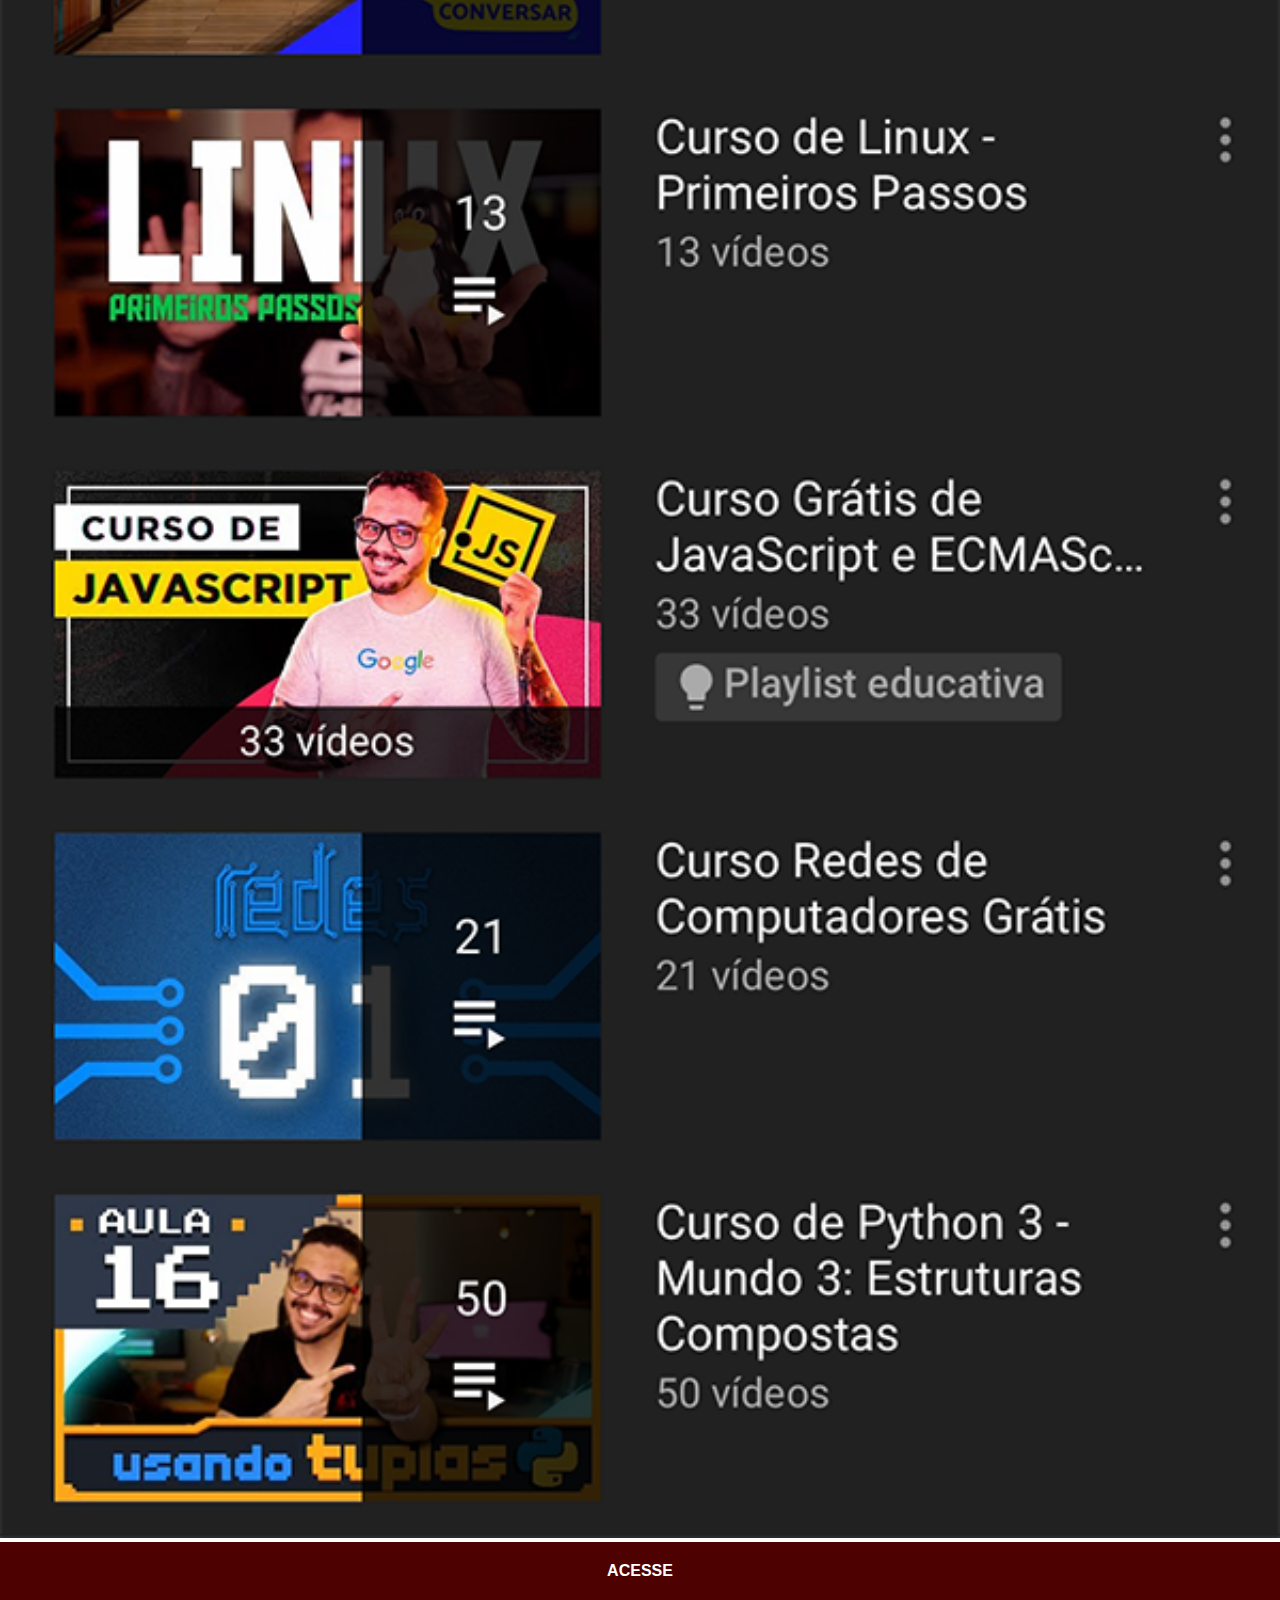
<file: youtube.html>
<!DOCTYPE html>
<html lang="pt-br">
<head>
    <meta charset="UTF-8">
    <meta name="viewport" content="width=device-width, initial-scale=1.0">
    <title>YouTube</title>
    <link rel="stylesheet" href="estilos/social.css">

</head>
<body>
    <img src="imagens/tela-youtube.png" alt="Youtube">
    <a href="https://youtube.com/cursoemvideo/playlists" target="_blank">ACESSE</a>
</body>
</html>
</file>
<file: estilos/style.css>
@charset "UTF-8";

*{
    margin: 0;
    padding: 0;
    font-family: Arial, Helvetica, sans-serif;
}

html, body{
    height: 100vh;
    width: 100vw;
    background-color: black;
}

body{
    background: url('../imagens/fundo-madeira.jpg') no-repeat top center;
    background-size: cover;
    background-attachment: fixed;
}

main{
    position: relative;
    height: 100vh;
}

section#telefone{
    position: absolute;
    top: 50%;
    left: 50%;
    transform: translate(-50%, -50%);
    height: 627px;
    width: 311px;
    background:url('../imagens/frame-iphone.png') no-repeat;
}

iframe#tela{
    position: relative;
    top: 80px;
    left: 22px;
    width: 267px;
    height: 471px;
}

section#redes-sociais{
    text-align: right;
}

section#redes-sociais img{
    width: 50px;
    margin: 10px;
    border-radius: 50%;
    box-shadow: 2px 2px 5px rgba(0, 0, 0, 0.400);
    box-sizing: border-box;
}

section#redes-sociais img:hover{
    border: 2px solid rgba(255, 255, 255, 0.600);
    transform: translate(-4px, -4px);
    box-shadow: 5px 5px 10px rgba(0, 0, 0, 0.733);
    transition: transform 0.5s, border 1s;
}
</file>
<file: estilos/social.css>
@charset "UTF-8";

*{
    margin: 0px;
    padding: 0px;
    font-family: Arial, Helvetica, sans-serif;
}

::-webkit-scrollbar{
    width: 0px;
    height: 0px;
}

img{
    width: 100vw;
}

a{
    display: block;
    background-color: rgb(77, 1, 1);
    color: white;
    padding: 20px;
    text-align: center;
    font-weight: bolder;
    text-decoration: none;
}

a:hover{
    background-color: red;
}
</file>
